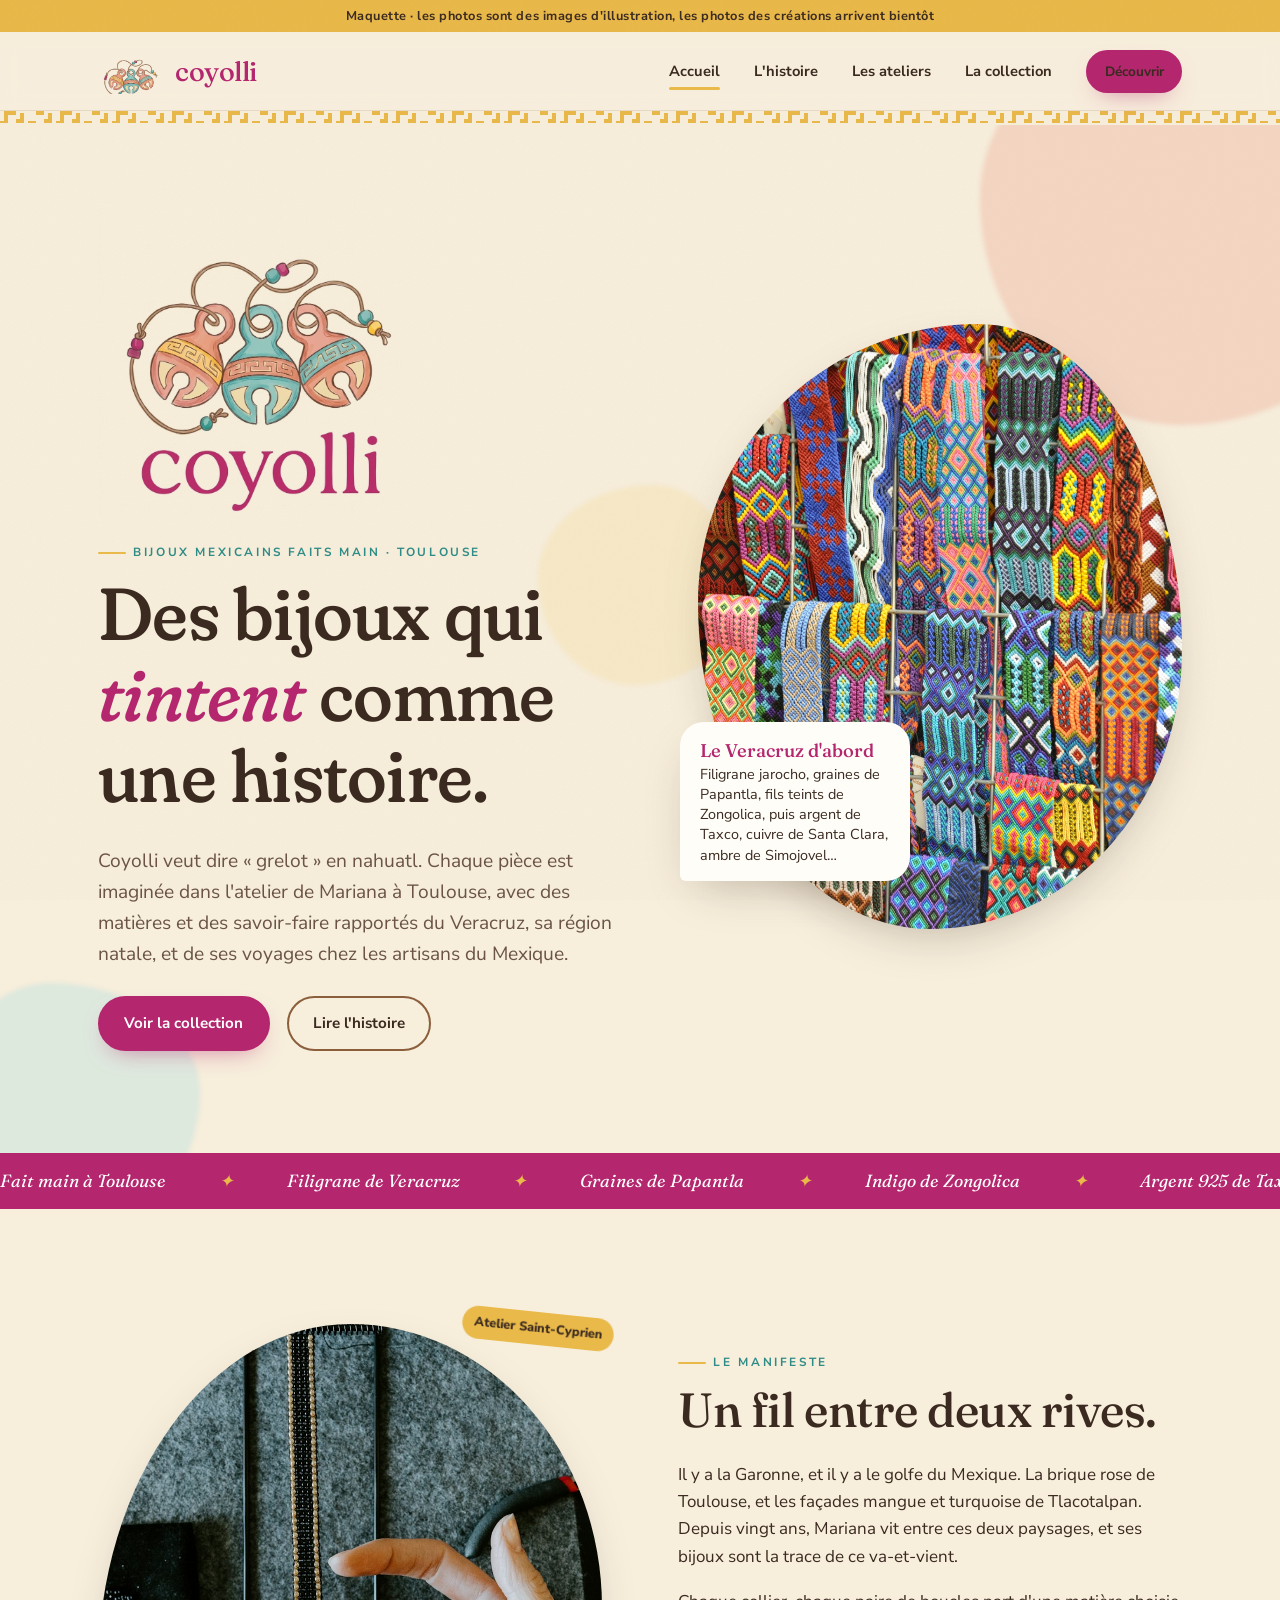
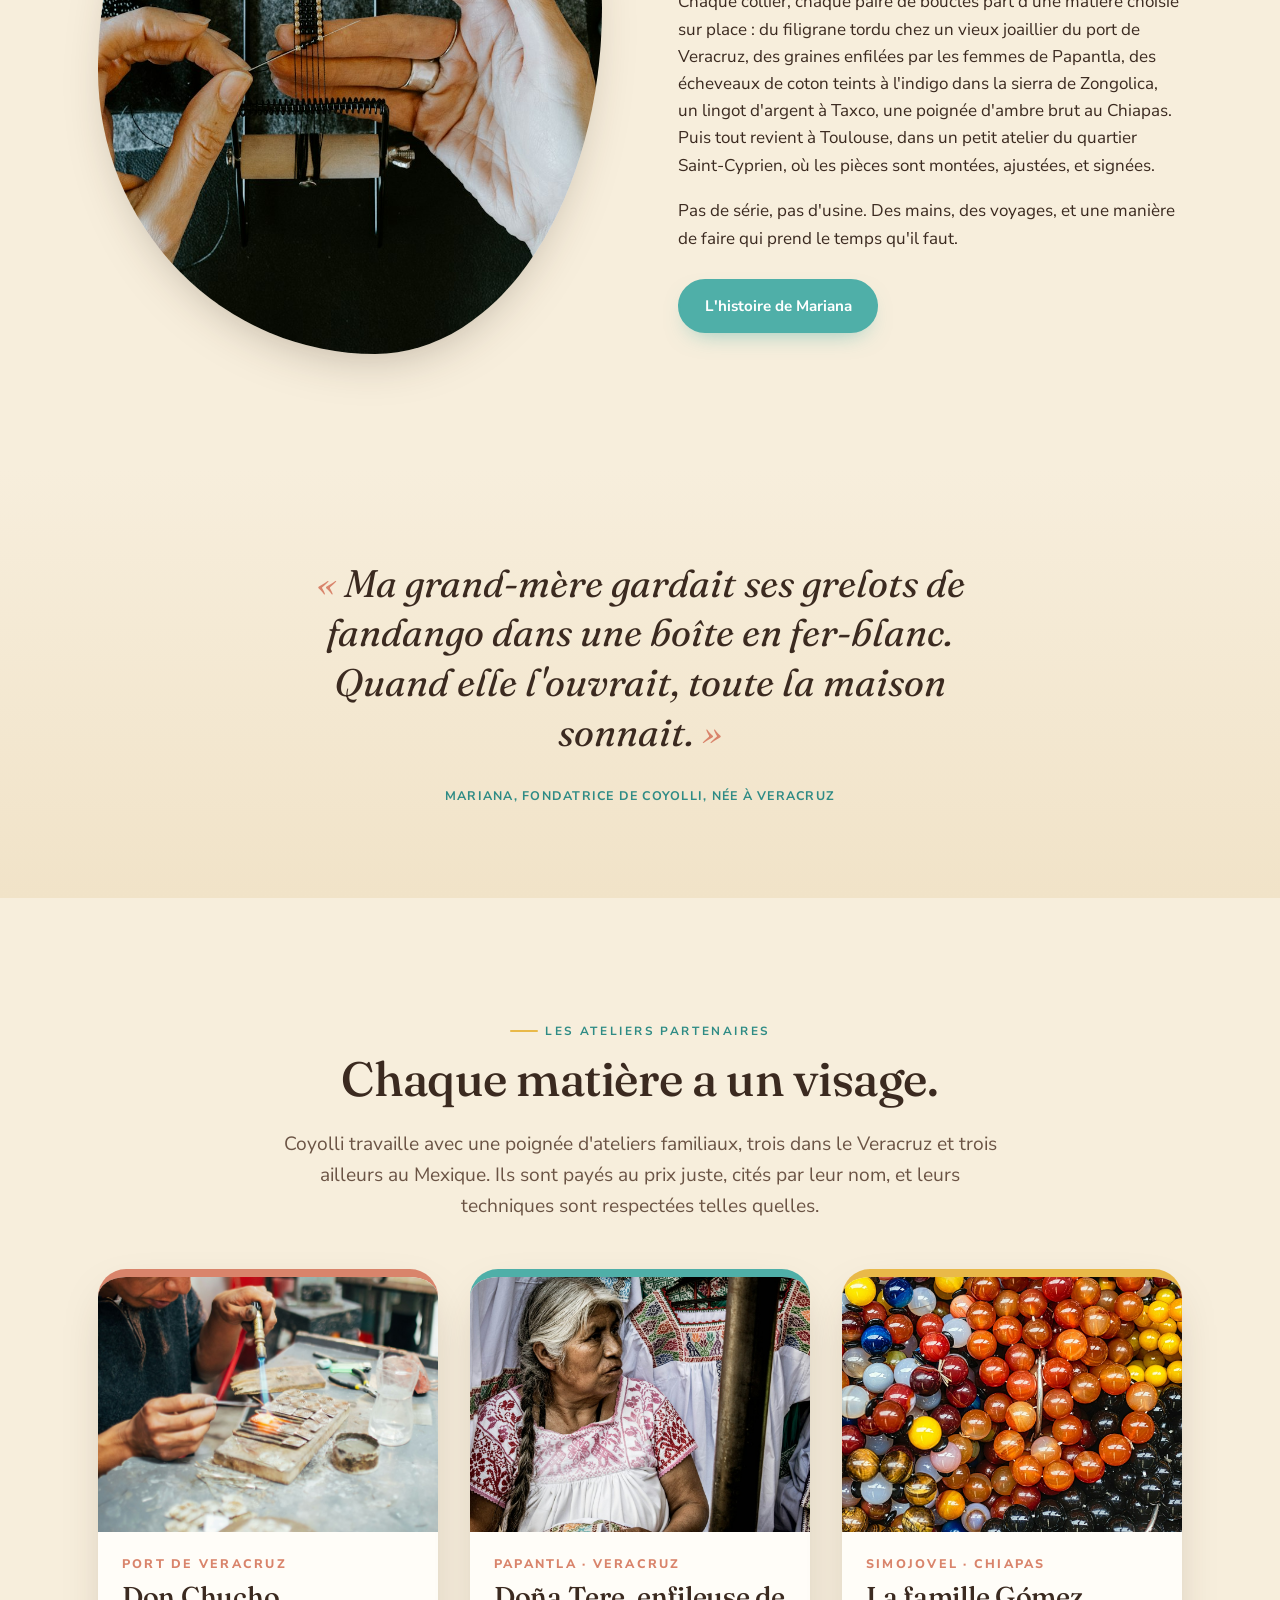
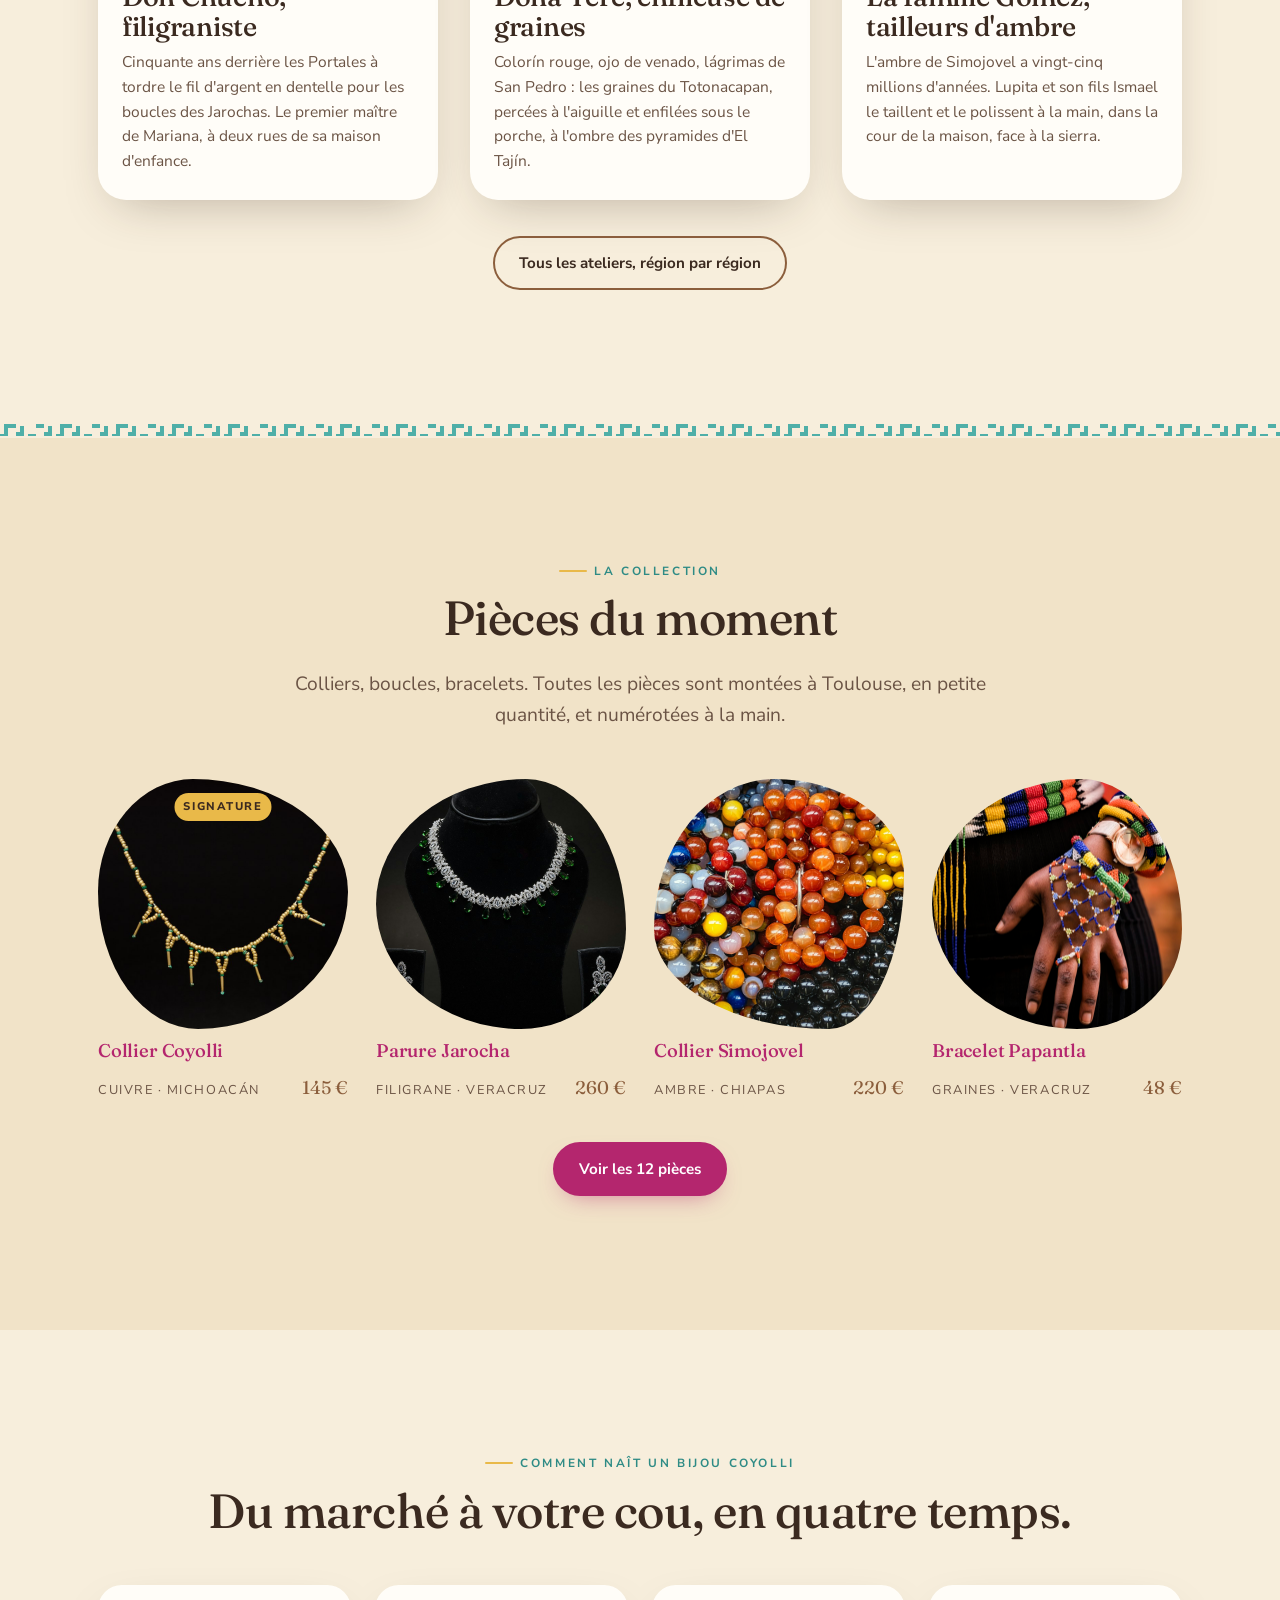
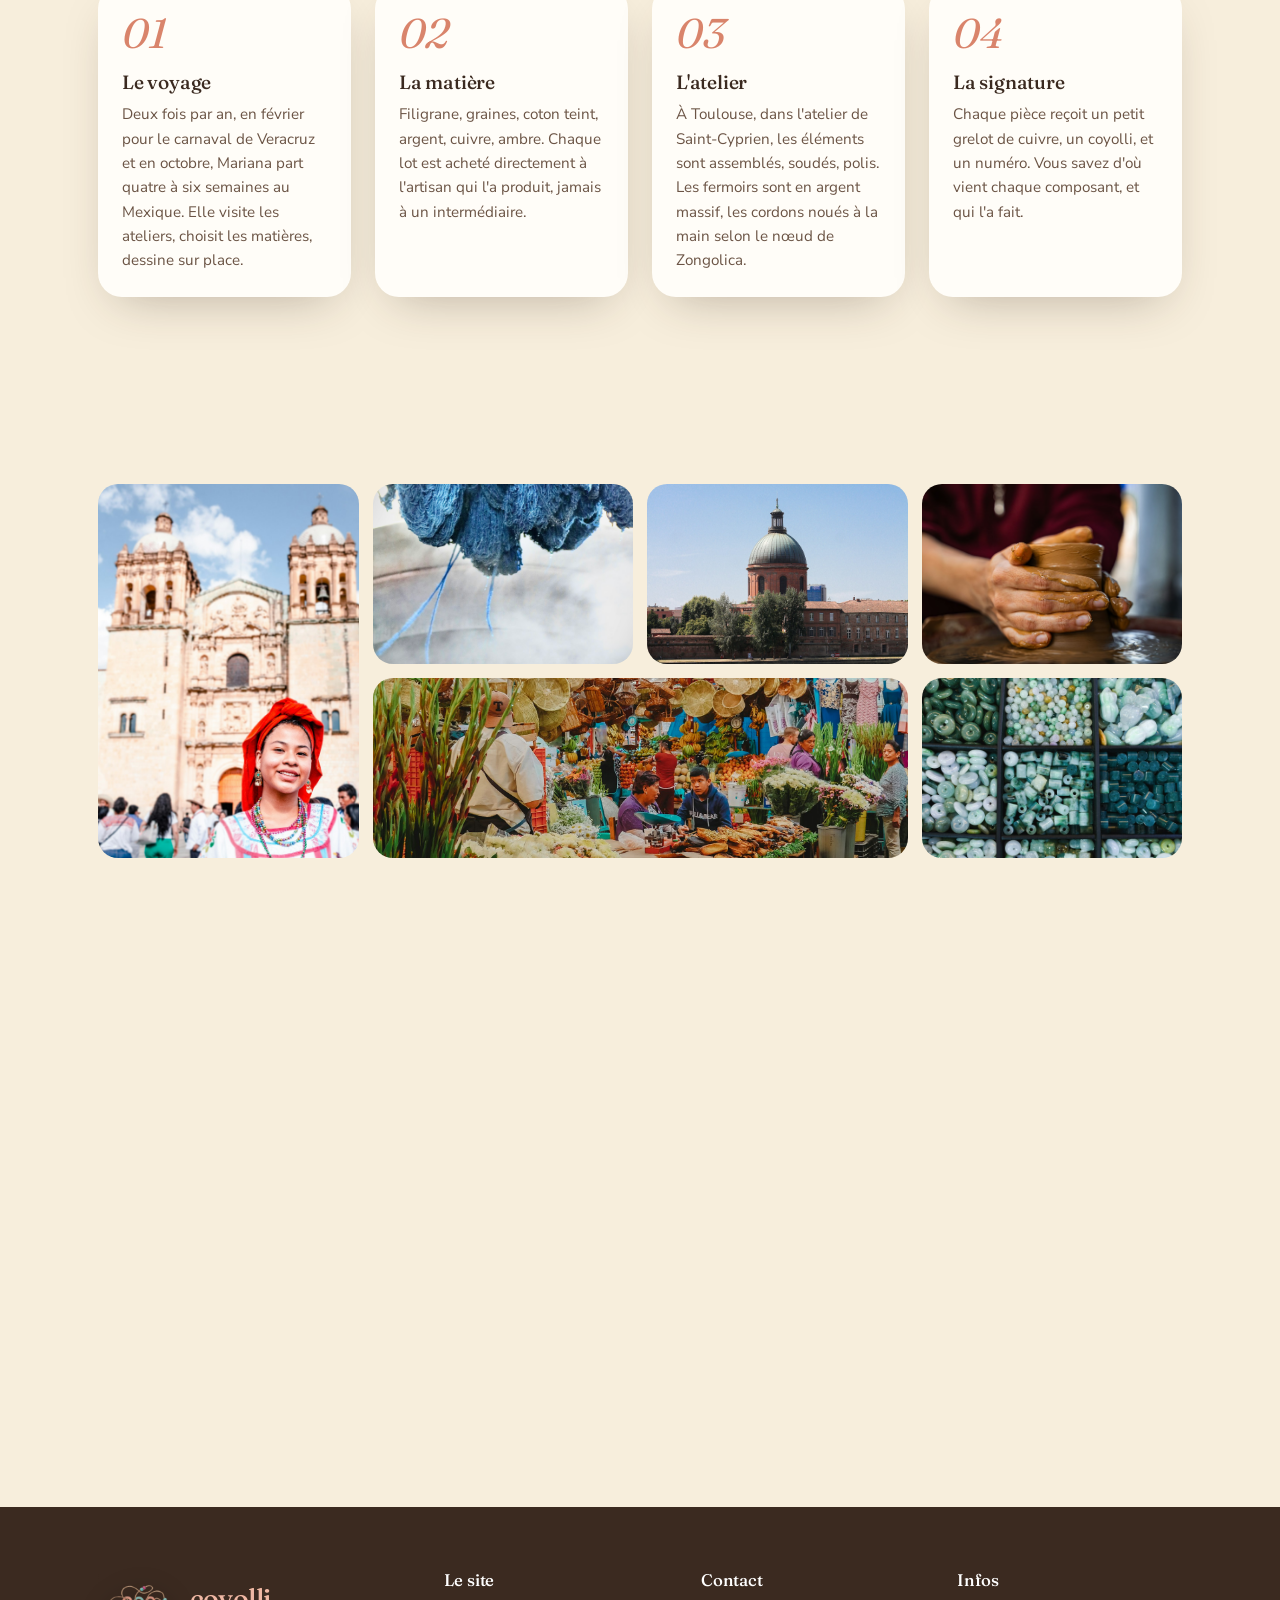
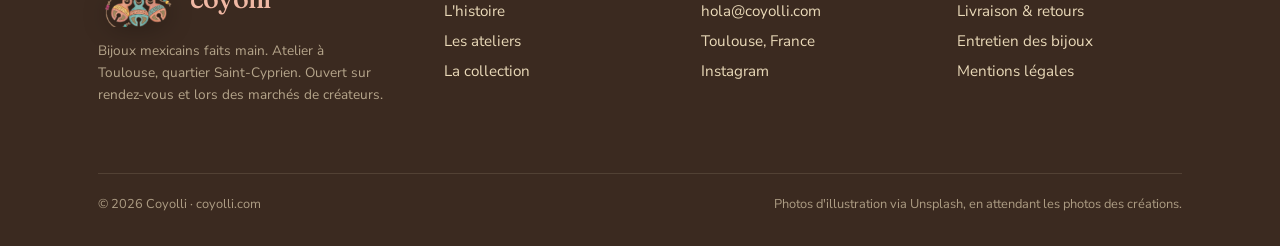
<file: index.html>
<!DOCTYPE html>
<html lang="fr">
<head>
<meta charset="utf-8">
<meta name="viewport" content="width=device-width, initial-scale=1">
<title>Coyolli · Bijoux mexicains faits main, de l'atelier de Mariana à Toulouse</title>
<meta name="description" content="Coyolli, ce sont des bijoux nés entre Toulouse et le Veracruz : filigrane jarocho, graines de Papantla, fils teints de Zongolica, argent de Taxco, ambre du Chiapas, assemblés à la main par Mariana dans son atelier de Saint-Cyprien.">
<meta property="og:title" content="Coyolli · Bijoux mexicains faits main">
<meta property="og:description" content="Des bijoux qui racontent une histoire, du port de Veracruz aux bords de la Garonne.">
<meta property="og:image" content="https://coyolli.com/assets/img/hero-textiles.jpg">
<meta property="og:url" content="https://coyolli.com/">
<link rel="canonical" href="https://coyolli.com/">
<link rel="icon" type="image/png" href="assets/favicon-64.png">
<link rel="apple-touch-icon" href="assets/favicon.png">
<link rel="preconnect" href="https://fonts.googleapis.com">
<link rel="preconnect" href="https://fonts.gstatic.com" crossorigin>
<link href="https://fonts.googleapis.com/css2?family=Fraunces:ital,opsz,wght,SOFT,WONK@0,9..144,300..700,0..100,0..1;1,9..144,300..700,0..100,0..1&family=Nunito+Sans:ital,opsz,wght@0,6..12,400;0,6..12,700;0,6..12,800;1,6..12,400&display=swap" rel="stylesheet">
<link rel="stylesheet" href="assets/css/style.css">
</head>
<body>

<div class="mock">Maquette · les photos sont des images d'illustration, les photos des créations arrivent bientôt</div>

<header class="header">
  <div class="wrap">
    <a class="brand" href="index.html" aria-label="Coyolli, accueil">
      <img src="assets/logo-mark.png" alt="">
      <span>coyolli</span>
    </a>
    <button class="burger" aria-label="Menu" aria-expanded="false"><span></span><span></span><span></span></button>
    <nav class="nav">
      <a href="index.html" aria-current="page">Accueil</a>
      <a href="histoire.html">L'histoire</a>
      <a href="ateliers.html">Les ateliers</a>
      <a href="collection.html">La collection</a>
      <a class="btn" href="collection.html">Découvrir</a>
    </nav>
  </div>
</header>
<div class="greca"></div>

<main>

<!-- ============ HERO ============ -->
<section class="hero">
  <div class="blob blob--1"></div>
  <div class="blob blob--2"></div>
  <div class="blob blob--3"></div>
  <div class="wrap">
    <div>
      <img class="hero__logo" src="assets/logo.png" alt="Coyolli, trois grelots de terre cuite et de turquoise reliés par un fil">
      <p class="eyebrow">Bijoux mexicains faits main · Toulouse</p>
      <h1>Des bijoux qui <em class="hl">tintent</em> comme une histoire.</h1>
      <p class="lead">Coyolli veut dire « grelot » en nahuatl. Chaque pièce est imaginée dans l'atelier de Mariana à Toulouse, avec des matières et des savoir-faire rapportés du Veracruz, sa région natale, et de ses voyages chez les artisans du Mexique.</p>
      <div class="hero__actions">
        <a class="btn" href="collection.html">Voir la collection</a>
        <a class="btn btn--ghost" href="histoire.html">Lire l'histoire</a>
      </div>
    </div>
    <div class="hero__visual">
      <img src="assets/img/hero-textiles.jpg" alt="Perles, fils et tissages colorés d'un marché mexicain">
      <div class="hero__badge">
        <strong>Le Veracruz d'abord</strong>
        Filigrane jarocho, graines de Papantla, fils teints de Zongolica, puis argent de Taxco, cuivre de Santa Clara, ambre de Simojovel…
      </div>
    </div>
  </div>
</section>

<div class="marquee" aria-hidden="true">
  <div class="marquee__track">
    <span>Fait main à Toulouse</span><span>Filigrane de Veracruz</span><span>Graines de Papantla</span><span>Indigo de Zongolica</span><span>Argent 925 de Taxco</span><span>Cuivre martelé du Michoacán</span><span>Ambre de Simojovel</span>
    <span>Fait main à Toulouse</span><span>Filigrane de Veracruz</span><span>Graines de Papantla</span><span>Indigo de Zongolica</span><span>Argent 925 de Taxco</span><span>Cuivre martelé du Michoacán</span><span>Ambre de Simojovel</span>
  </div>
</div>

<!-- ============ MANIFESTE ============ -->
<section class="section">
  <div class="wrap story reveal">
    <div class="story__media story__media--round">
      <img src="assets/img/hands-pliers.jpg" alt="Mains de bijoutière travaillant un fil d'argent à la pince">
      <span class="pin">Atelier Saint-Cyprien</span>
    </div>
    <div class="story__text">
      <p class="eyebrow">Le manifeste</p>
      <h2>Un fil entre deux rives.</h2>
      <p>Il y a la Garonne, et il y a le golfe du Mexique. La brique rose de Toulouse, et les façades mangue et turquoise de Tlacotalpan. Depuis vingt ans, Mariana vit entre ces deux paysages, et ses bijoux sont la trace de ce va-et-vient.</p>
      <p>Chaque collier, chaque paire de boucles part d'une matière choisie sur place : du filigrane tordu chez un vieux joaillier du port de Veracruz, des graines enfilées par les femmes de Papantla, des écheveaux de coton teints à l'indigo dans la sierra de Zongolica, un lingot d'argent à Taxco, une poignée d'ambre brut au Chiapas. Puis tout revient à Toulouse, dans un petit atelier du quartier Saint-Cyprien, où les pièces sont montées, ajustées, et signées.</p>
      <p>Pas de série, pas d'usine. Des mains, des voyages, et une manière de faire qui prend le temps qu'il faut.</p>
      <a class="btn btn--turq" href="histoire.html">L'histoire de Mariana</a>
    </div>
  </div>
</section>

<!-- ============ COYOLLI, LE MOT ============ -->
<section class="quote">
  <div class="wrap">
    <blockquote>Ma grand-mère gardait ses grelots de fandango dans une boîte en fer-blanc. Quand elle l'ouvrait, toute la maison sonnait.</blockquote>
    <cite>Mariana, fondatrice de Coyolli, née à Veracruz</cite>
  </div>
</section>

<!-- ============ ATELIERS ============ -->
<section class="section">
  <div class="wrap">
    <div class="center reveal">
      <p class="eyebrow" style="justify-content:center">Les ateliers partenaires</p>
      <h2>Chaque matière a un visage.</h2>
      <p class="lead">Coyolli travaille avec une poignée d'ateliers familiaux, trois dans le Veracruz et trois ailleurs au Mexique. Ils sont payés au prix juste, cités par leur nom, et leurs techniques sont respectées telles quelles.</p>
    </div>
    <div class="grid grid--3 reveal" style="margin-top:48px">
      <article class="card card--terra">
        <div class="card__img"><img src="assets/img/silversmith-torch.jpg" alt="Joaillier au chalumeau dans son atelier de Veracruz"></div>
        <div class="card__body">
          <span class="card__region">Port de Veracruz</span>
          <h3>Don Chucho, filigraniste</h3>
          <p>Cinquante ans derrière les Portales à tordre le fil d'argent en dentelle pour les boucles des Jarochas. Le premier maître de Mariana, à deux rues de sa maison d'enfance.</p>
        </div>
      </article>
      <article class="card card--turq">
        <div class="card__img"><img src="assets/img/woman-braids.jpg" alt="Artisane totonaque aux tresses grises, en blouse brodée"></div>
        <div class="card__body">
          <span class="card__region">Papantla · Veracruz</span>
          <h3>Doña Tere, enfileuse de graines</h3>
          <p>Colorín rouge, ojo de venado, lágrimas de San Pedro : les graines du Totonacapan, percées à l'aiguille et enfilées sous le porche, à l'ombre des pyramides d'El Tajín.</p>
        </div>
      </article>
      <article class="card card--mustard">
        <div class="card__img"><img src="assets/img/amber-beads.jpg" alt="Perles d'ambre aux tons miel et orangé"></div>
        <div class="card__body">
          <span class="card__region">Simojovel · Chiapas</span>
          <h3>La famille Gómez, tailleurs d'ambre</h3>
          <p>L'ambre de Simojovel a vingt-cinq millions d'années. Lupita et son fils Ismael le taillent et le polissent à la main, dans la cour de la maison, face à la sierra.</p>
        </div>
      </article>
    </div>
    <p class="center" style="margin-top:36px"><a class="btn btn--ghost" href="ateliers.html">Tous les ateliers, région par région</a></p>
  </div>
</section>

<div class="greca greca--turq"></div>

<!-- ============ COLLECTION (aperçu) ============ -->
<section class="section" style="background:var(--cream-2)">
  <div class="wrap">
    <div class="center reveal">
      <p class="eyebrow" style="justify-content:center">La collection</p>
      <h2>Pièces du moment</h2>
      <p class="lead">Colliers, boucles, bracelets. Toutes les pièces sont montées à Toulouse, en petite quantité, et numérotées à la main.</p>
    </div>
    <div class="products reveal" style="margin-top:48px">
      <a class="product" href="collection.html#coyolli">
        <div class="product__img"><img src="assets/img/p-necklace-gold.jpg" alt="Collier Coyolli"><span class="product__tag product__tag--new">Signature</span></div>
        <h3>Collier Coyolli</h3>
        <div class="product__meta"><span class="product__origin">Cuivre · Michoacán</span><span class="product__price">145 €</span></div>
      </a>
      <a class="product" href="collection.html#jarocha">
        <div class="product__img"><img src="assets/img/p-set.jpg" alt="Parure Jarocha"></div>
        <h3>Parure Jarocha</h3>
        <div class="product__meta"><span class="product__origin">Filigrane · Veracruz</span><span class="product__price">260 €</span></div>
      </a>
      <a class="product" href="collection.html#simojovel">
        <div class="product__img"><img src="assets/img/amber-beads.jpg" alt="Collier Simojovel"></div>
        <h3>Collier Simojovel</h3>
        <div class="product__meta"><span class="product__origin">Ambre · Chiapas</span><span class="product__price">220 €</span></div>
      </a>
      <a class="product" href="collection.html#papantla">
        <div class="product__img"><img src="assets/img/p-bracelet-beads.jpg" alt="Bracelet Papantla"></div>
        <h3>Bracelet Papantla</h3>
        <div class="product__meta"><span class="product__origin">Graines · Veracruz</span><span class="product__price">48 €</span></div>
      </a>
    </div>
    <p class="center" style="margin-top:40px"><a class="btn" href="collection.html">Voir les 12 pièces</a></p>
  </div>
</section>

<!-- ============ PROCESSUS ============ -->
<section class="section">
  <div class="wrap">
    <div class="center reveal">
      <p class="eyebrow" style="justify-content:center">Comment naît un bijou Coyolli</p>
      <h2>Du marché à votre cou, en quatre temps.</h2>
    </div>
    <div class="steps reveal" style="margin-top:48px">
      <div class="step"><h3>Le voyage</h3><p>Deux fois par an, en février pour le carnaval de Veracruz et en octobre, Mariana part quatre à six semaines au Mexique. Elle visite les ateliers, choisit les matières, dessine sur place.</p></div>
      <div class="step"><h3>La matière</h3><p>Filigrane, graines, coton teint, argent, cuivre, ambre. Chaque lot est acheté directement à l'artisan qui l'a produit, jamais à un intermédiaire.</p></div>
      <div class="step"><h3>L'atelier</h3><p>À Toulouse, dans l'atelier de Saint-Cyprien, les éléments sont assemblés, soudés, polis. Les fermoirs sont en argent massif, les cordons noués à la main selon le nœud de Zongolica.</p></div>
      <div class="step"><h3>La signature</h3><p>Chaque pièce reçoit un petit grelot de cuivre, un coyolli, et un numéro. Vous savez d'où vient chaque composant, et qui l'a fait.</p></div>
    </div>
  </div>
</section>

<!-- ============ MOSAÏQUE ============ -->
<section class="section--tight">
  <div class="wrap">
    <div class="mosaic reveal">
      <img class="tall" src="assets/img/oaxaca-church.jpg" alt="Jeune femme en tenue de fête devant une église baroque">
      <img src="assets/img/indigo-dye.jpg" alt="Écheveaux de laine trempés dans un bain d'indigo">
      <img src="assets/img/toulouse-grave.jpg" alt="Le dôme de la Grave à Toulouse, vu depuis la Garonne">
      <img class="wide" src="assets/img/market-oaxaca.jpg" alt="Marché de fleurs et d'artisanat">
      <img src="assets/img/potter-hands.jpg" alt="Mains façonnant la terre">
      <img src="assets/img/jade-beads.jpg" alt="Perles de jade vert">
    </div>
  </div>
</section>

<!-- ============ NEWSLETTER ============ -->
<section class="section">
  <div class="wrap">
    <div class="cta reveal">
      <div>
        <h2>Recevoir des nouvelles de l'atelier</h2>
        <p>Les prochains marchés, les retours de voyage, les nouvelles pièces avant tout le monde. Une lettre par mois, pas plus.</p>
      </div>
      <form data-mock>
        <label for="email" class="visually-hidden" style="position:absolute;left:-9999px">Votre e-mail</label>
        <input id="email" type="email" placeholder="votre@email.fr" required>
        <button class="btn" type="submit">Je m'inscris</button>
      </form>
    </div>
  </div>
</section>

</main>

<footer class="footer">
  <div class="wrap">
    <div>
      <a class="brand" href="index.html"><img src="assets/logo-mark.png" alt=""><span>coyolli</span></a>
      <p class="footer__note">Bijoux mexicains faits main. Atelier à Toulouse, quartier Saint-Cyprien. Ouvert sur rendez-vous et lors des marchés de créateurs.</p>
    </div>
    <div>
      <h4>Le site</h4>
      <ul>
        <li><a href="histoire.html">L'histoire</a></li>
        <li><a href="ateliers.html">Les ateliers</a></li>
        <li><a href="collection.html">La collection</a></li>
      </ul>
    </div>
    <div>
      <h4>Contact</h4>
      <ul>
        <li><a href="mailto:hola@coyolli.com">hola@coyolli.com</a></li>
        <li>Toulouse, France</li>
        <li><a href="#">Instagram</a></li>
      </ul>
    </div>
    <div>
      <h4>Infos</h4>
      <ul>
        <li><a href="#">Livraison &amp; retours</a></li>
        <li><a href="#">Entretien des bijoux</a></li>
        <li><a href="#">Mentions légales</a></li>
      </ul>
    </div>
    <div class="footer__bottom">
      <span>© 2026 Coyolli · coyolli.com</span>
      <span>Photos d'illustration via Unsplash, en attendant les photos des créations.</span>
    </div>
  </div>
</footer>

<script src="assets/js/main.js"></script>
</body>
</html>
</file>
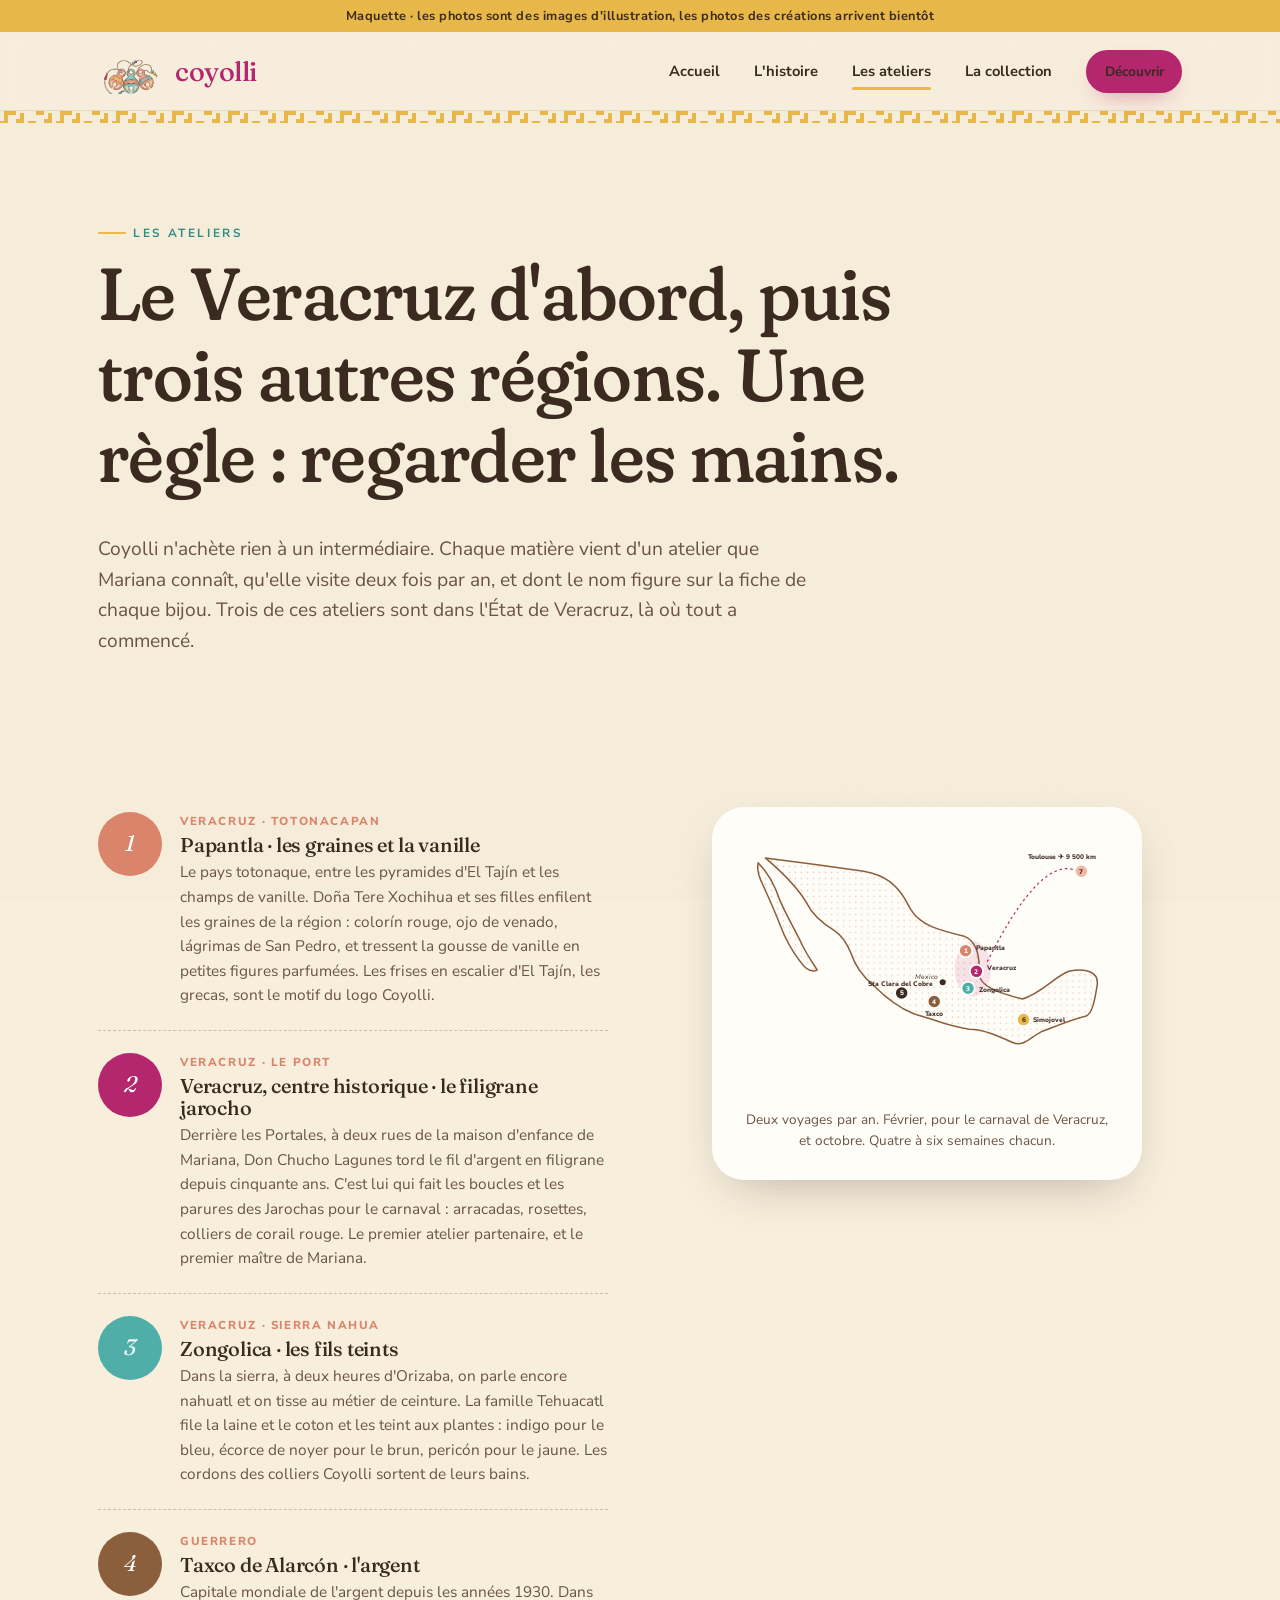
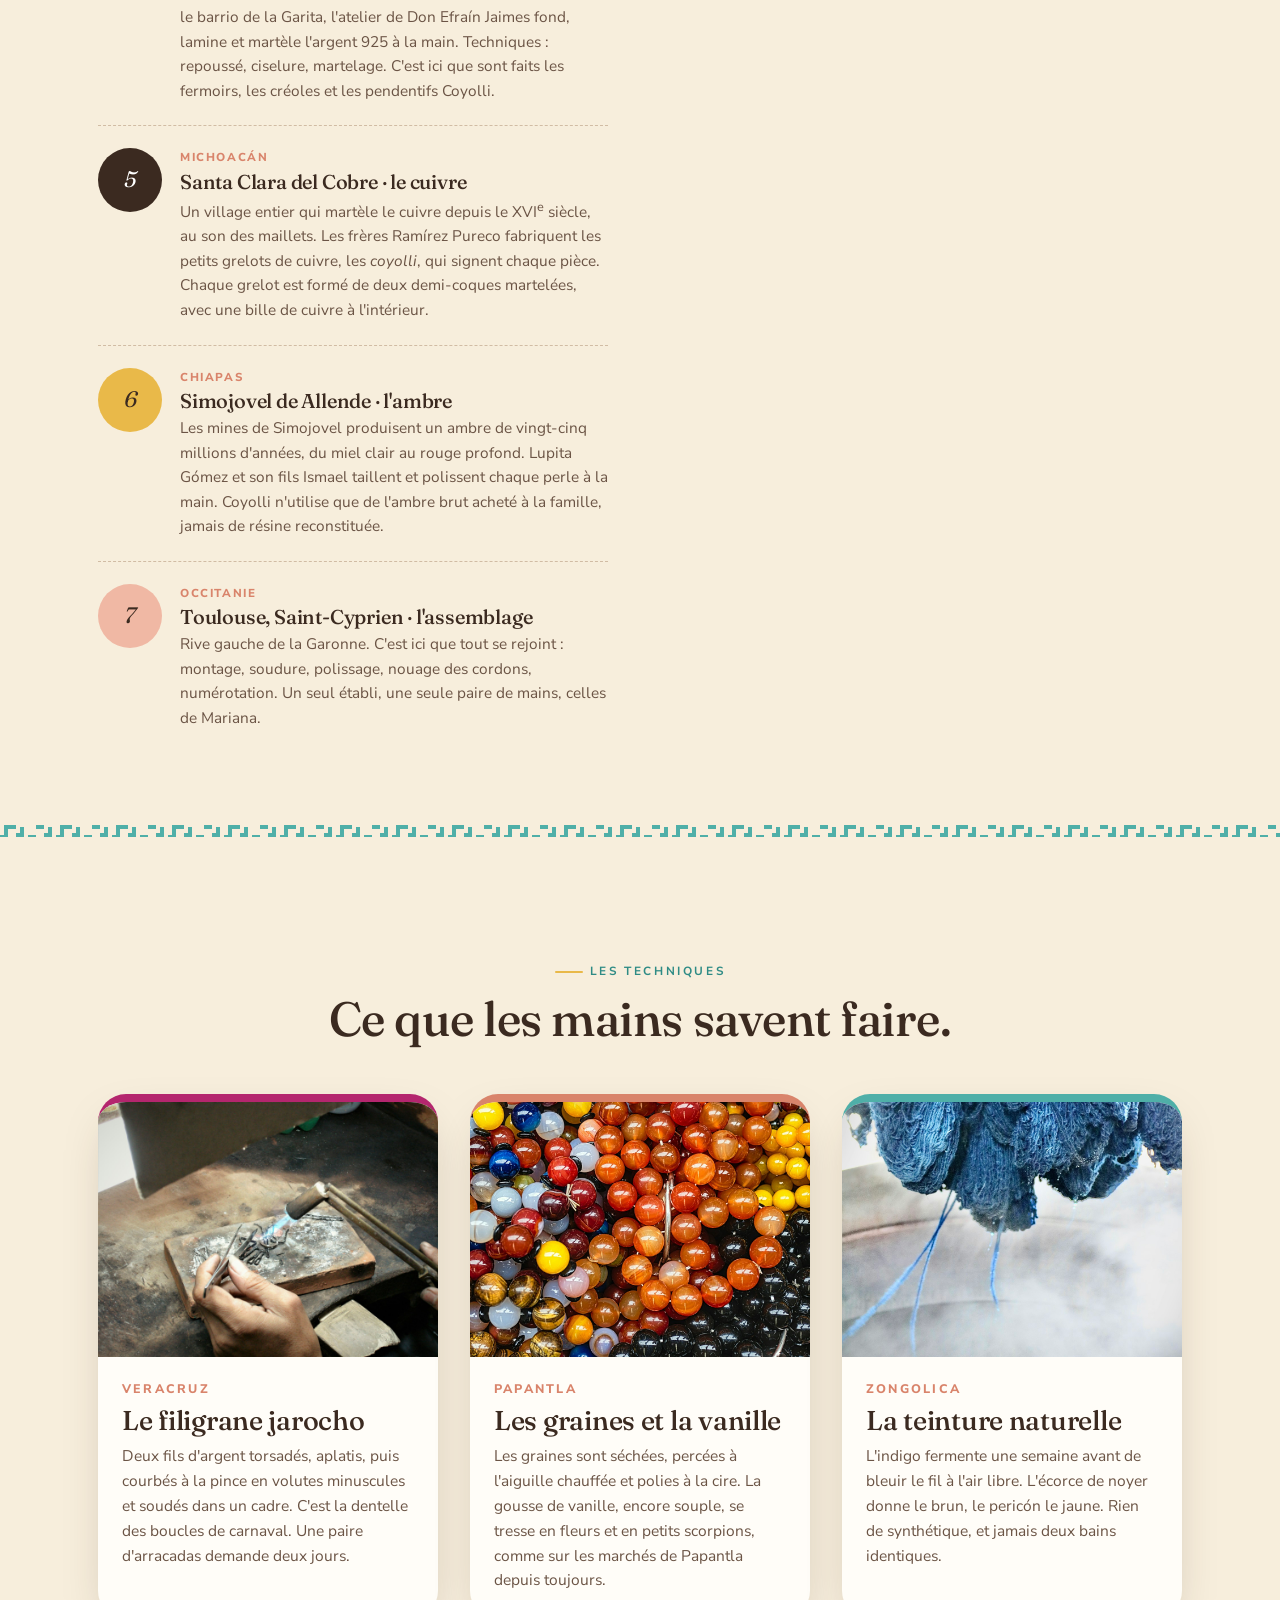
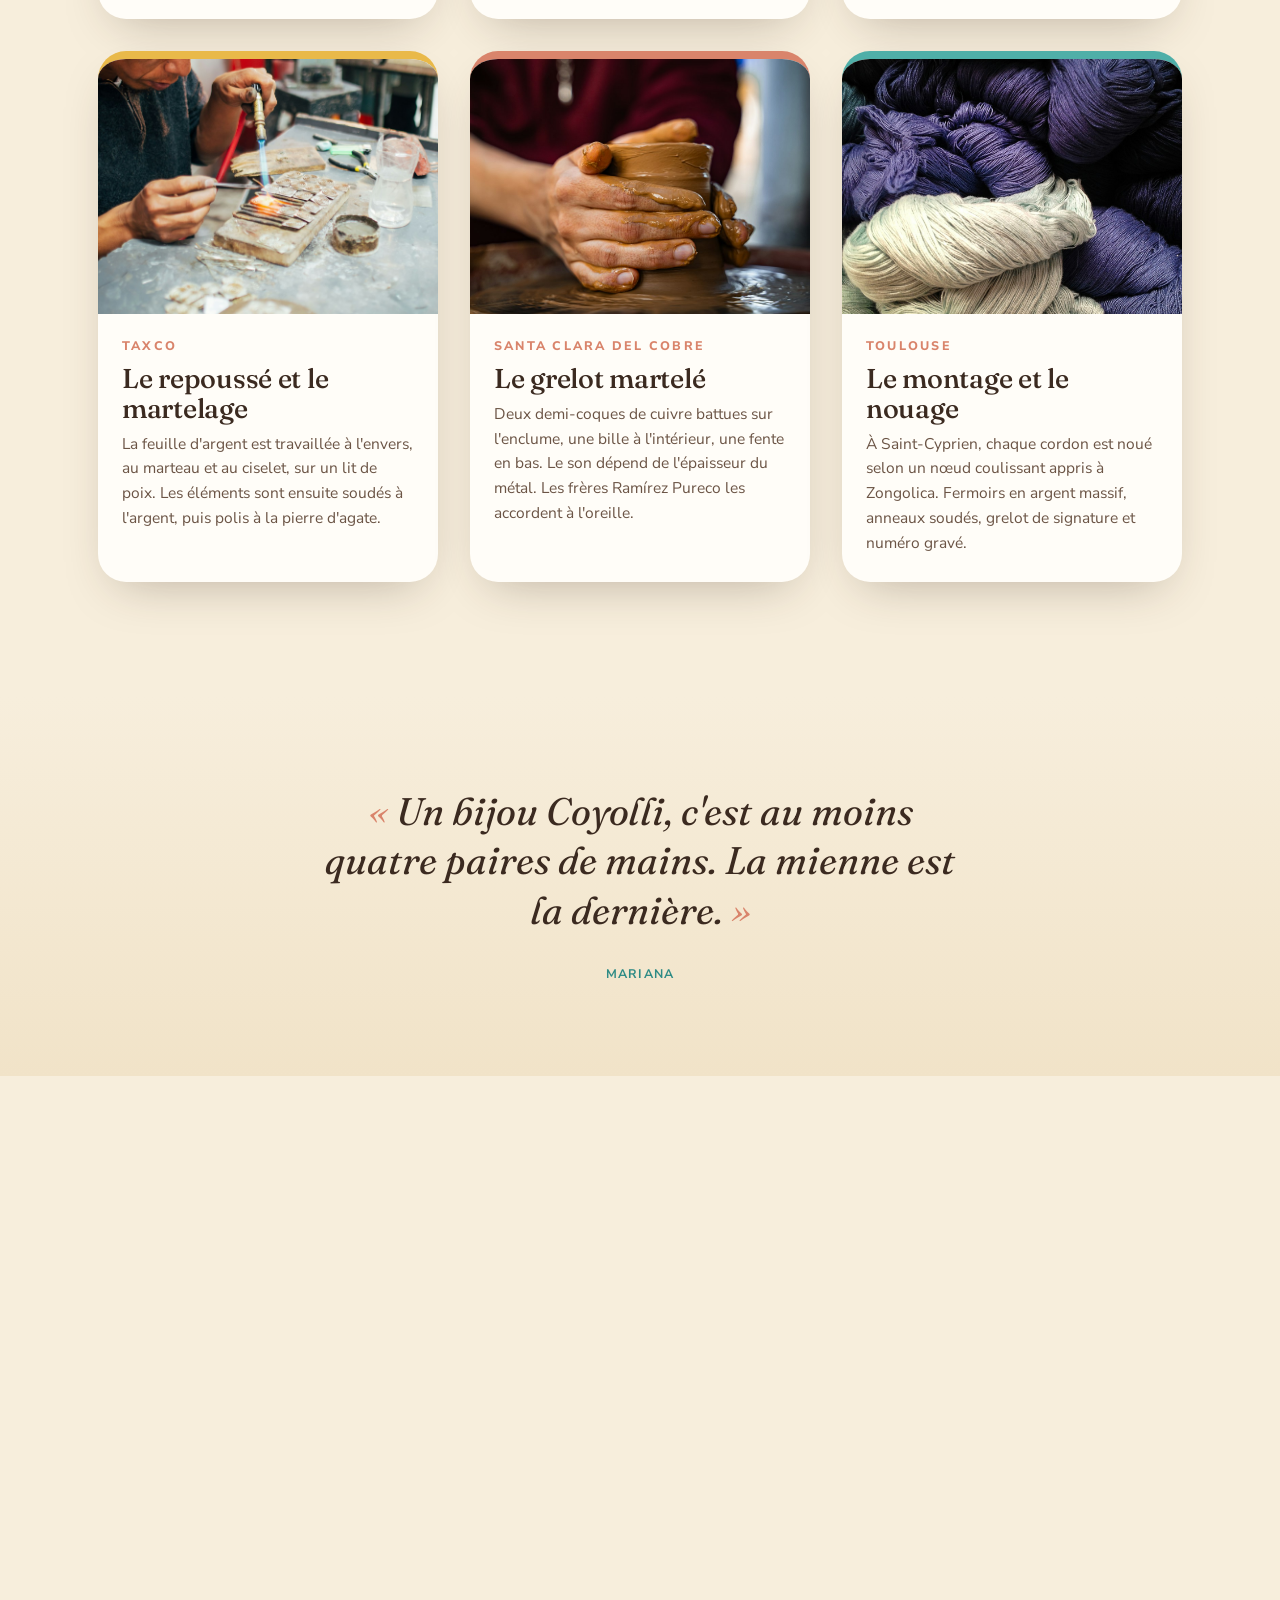
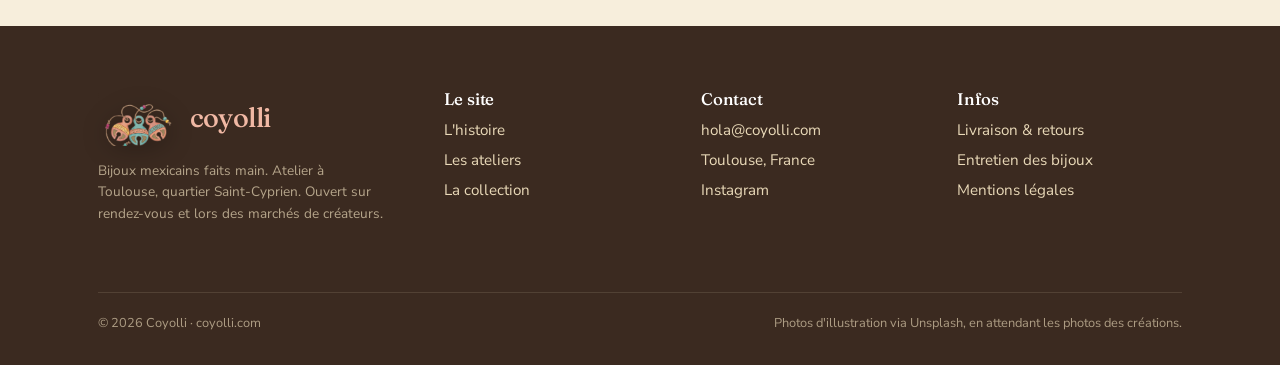
<file: ateliers.html>
<!DOCTYPE html>
<html lang="fr">
<head>
<meta charset="utf-8">
<meta name="viewport" content="width=device-width, initial-scale=1">
<title>Les ateliers partenaires · Coyolli</title>
<meta name="description" content="Veracruz, Papantla, Zongolica, Taxco, Santa Clara del Cobre, Simojovel : les ateliers mexicains avec lesquels Coyolli travaille, et leurs techniques.">
<link rel="canonical" href="https://coyolli.com/ateliers.html">
<link rel="icon" type="image/png" href="assets/favicon-64.png">
<link rel="preconnect" href="https://fonts.googleapis.com">
<link rel="preconnect" href="https://fonts.gstatic.com" crossorigin>
<link href="https://fonts.googleapis.com/css2?family=Fraunces:ital,opsz,wght,SOFT,WONK@0,9..144,300..700,0..100,0..1;1,9..144,300..700,0..100,0..1&family=Nunito+Sans:ital,opsz,wght@0,6..12,400;0,6..12,700;0,6..12,800;1,6..12,400&display=swap" rel="stylesheet">
<link rel="stylesheet" href="assets/css/style.css">
</head>
<body>

<div class="mock">Maquette · les photos sont des images d'illustration, les photos des créations arrivent bientôt</div>

<header class="header">
  <div class="wrap">
    <a class="brand" href="index.html" aria-label="Coyolli, accueil"><img src="assets/logo-mark.png" alt=""><span>coyolli</span></a>
    <button class="burger" aria-label="Menu" aria-expanded="false"><span></span><span></span><span></span></button>
    <nav class="nav">
      <a href="index.html">Accueil</a>
      <a href="histoire.html">L'histoire</a>
      <a href="ateliers.html" aria-current="page">Les ateliers</a>
      <a href="collection.html">La collection</a>
      <a class="btn" href="collection.html">Découvrir</a>
    </nav>
  </div>
</header>
<div class="greca"></div>

<main>

<section class="pagehead">
  <div class="wrap">
    <p class="eyebrow">Les ateliers</p>
    <h1>Le Veracruz d'abord, puis trois autres régions. Une règle : regarder les mains.</h1>
    <p class="lead">Coyolli n'achète rien à un intermédiaire. Chaque matière vient d'un atelier que Mariana connaît, qu'elle visite deux fois par an, et dont le nom figure sur la fiche de chaque bijou. Trois de ces ateliers sont dans l'État de Veracruz, là où tout a commencé.</p>
  </div>
</section>

<section class="section--tight">
  <div class="wrap regions">
    <div>
      <div class="region reveal">
        <div class="region__dot" style="background:var(--terra)">1</div>
        <div>
          <small>Veracruz · Totonacapan</small>
          <h3>Papantla · les graines et la vanille</h3>
          <p>Le pays totonaque, entre les pyramides d'El Tajín et les champs de vanille. Doña Tere Xochihua et ses filles enfilent les graines de la région : colorín rouge, ojo de venado, lágrimas de San Pedro, et tressent la gousse de vanille en petites figures parfumées. Les frises en escalier d'El Tajín, les grecas, sont le motif du logo Coyolli.</p>
        </div>
      </div>
      <div class="region reveal">
        <div class="region__dot" style="background:var(--magenta)">2</div>
        <div>
          <small>Veracruz · le port</small>
          <h3>Veracruz, centre historique · le filigrane jarocho</h3>
          <p>Derrière les Portales, à deux rues de la maison d'enfance de Mariana, Don Chucho Lagunes tord le fil d'argent en filigrane depuis cinquante ans. C'est lui qui fait les boucles et les parures des Jarochas pour le carnaval : arracadas, rosettes, colliers de corail rouge. Le premier atelier partenaire, et le premier maître de Mariana.</p>
        </div>
      </div>
      <div class="region reveal">
        <div class="region__dot" style="background:var(--turq)">3</div>
        <div>
          <small>Veracruz · Sierra nahua</small>
          <h3>Zongolica · les fils teints</h3>
          <p>Dans la sierra, à deux heures d'Orizaba, on parle encore nahuatl et on tisse au métier de ceinture. La famille Tehuacatl file la laine et le coton et les teint aux plantes : indigo pour le bleu, écorce de noyer pour le brun, pericón pour le jaune. Les cordons des colliers Coyolli sortent de leurs bains.</p>
        </div>
      </div>
      <div class="region reveal">
        <div class="region__dot" style="background:var(--brown)">4</div>
        <div>
          <small>Guerrero</small>
          <h3>Taxco de Alarcón · l'argent</h3>
          <p>Capitale mondiale de l'argent depuis les années 1930. Dans le barrio de la Garita, l'atelier de Don Efraín Jaimes fond, lamine et martèle l'argent 925 à la main. Techniques : repoussé, ciselure, martelage. C'est ici que sont faits les fermoirs, les créoles et les pendentifs Coyolli.</p>
        </div>
      </div>
      <div class="region reveal">
        <div class="region__dot" style="background:var(--ink)">5</div>
        <div>
          <small>Michoacán</small>
          <h3>Santa Clara del Cobre · le cuivre</h3>
          <p>Un village entier qui martèle le cuivre depuis le XVI<sup>e</sup> siècle, au son des maillets. Les frères Ramírez Pureco fabriquent les petits grelots de cuivre, les <em>coyolli</em>, qui signent chaque pièce. Chaque grelot est formé de deux demi-coques martelées, avec une bille de cuivre à l'intérieur.</p>
        </div>
      </div>
      <div class="region reveal">
        <div class="region__dot" style="background:var(--mustard);color:var(--ink)">6</div>
        <div>
          <small>Chiapas</small>
          <h3>Simojovel de Allende · l'ambre</h3>
          <p>Les mines de Simojovel produisent un ambre de vingt-cinq millions d'années, du miel clair au rouge profond. Lupita Gómez et son fils Ismael taillent et polissent chaque perle à la main. Coyolli n'utilise que de l'ambre brut acheté à la famille, jamais de résine reconstituée.</p>
        </div>
      </div>
      <div class="region reveal">
        <div class="region__dot" style="background:var(--terra-soft);color:var(--ink)">7</div>
        <div>
          <small>Occitanie</small>
          <h3>Toulouse, Saint-Cyprien · l'assemblage</h3>
          <p>Rive gauche de la Garonne. C'est ici que tout se rejoint : montage, soudure, polissage, nouage des cordons, numérotation. Un seul établi, une seule paire de mains, celles de Mariana.</p>
        </div>
      </div>
    </div>

    <figure class="mapcard reveal">
      <svg viewBox="0 0 620 420" role="img" aria-label="Carte stylisée du Mexique avec les régions des ateliers">
        <defs>
          <pattern id="dots" width="10" height="10" patternUnits="userSpaceOnUse"><circle cx="2" cy="2" r="1.2" fill="#D9846B" opacity=".45"/></pattern>
        </defs>
        <!-- silhouette stylisée -->
        <path d="M42 38 C90 44 150 52 205 60 C240 66 262 82 280 118 C296 150 330 158 372 168 C392 176 398 200 396 230 C398 252 430 262 468 272 C500 262 520 236 545 226 C572 220 596 226 592 250 C588 274 584 296 574 300 C548 306 522 318 500 326 C480 336 470 352 452 344 C430 334 404 322 380 322 C350 318 322 306 300 300 C268 292 240 268 222 250 C200 232 190 214 184 196 C176 176 168 166 156 158 C136 146 120 132 110 112 C96 88 70 62 42 38 Z" fill="url(#dots)" stroke="#8B5E3C" stroke-width="2.5" stroke-linejoin="round"/>
        <!-- Basse-Californie -->
        <path d="M30 46 C46 62 58 84 66 108 C76 132 92 158 104 184 C112 200 122 214 128 224 C118 228 108 222 100 210 C86 192 74 170 66 148 C56 122 44 96 34 74 C30 64 28 54 30 46 Z" fill="url(#dots)" stroke="#8B5E3C" stroke-width="2.5" stroke-linejoin="round"/>
        <!-- halo Veracruz -->
        <ellipse cx="386" cy="222" rx="30" ry="46" fill="#B4266E" opacity=".12"/>
        <!-- points -->
        <g font-family="Nunito Sans, sans-serif" font-size="11" font-weight="800" fill="#3B2A20">
          <circle cx="374" cy="192" r="11" fill="#D9846B" stroke="#FFFDF8" stroke-width="3"/><text x="374" y="196" text-anchor="middle" fill="#fff">1</text><text x="392" y="190">Papantla</text>
          <circle cx="392" cy="226" r="11" fill="#B4266E" stroke="#FFFDF8" stroke-width="3"/><text x="392" y="230" text-anchor="middle" fill="#fff">2</text><text x="410" y="224">Veracruz</text>
          <circle cx="378" cy="254" r="11" fill="#4FAFA8" stroke="#FFFDF8" stroke-width="3"/><text x="378" y="258" text-anchor="middle" fill="#fff">3</text><text x="396" y="260">Zongolica</text>
          <circle cx="322" cy="276" r="11" fill="#8B5E3C" stroke="#FFFDF8" stroke-width="3"/><text x="322" y="280" text-anchor="middle" fill="#fff">4</text><text x="322" y="300" text-anchor="middle">Taxco</text>
          <circle cx="268" cy="262" r="11" fill="#3B2A20" stroke="#FFFDF8" stroke-width="3"/><text x="268" y="266" text-anchor="middle" fill="#fff">5</text><text x="212" y="250">Sta Clara del Cobre</text>
          <circle cx="470" cy="306" r="11" fill="#E9B949" stroke="#FFFDF8" stroke-width="3"/><text x="470" y="310" text-anchor="middle">6</text><text x="486" y="310">Simojovel</text>
          <circle cx="336" cy="244" r="5" fill="#3B2A20"/><text x="290" y="238" font-weight="400" font-style="italic">Mexico</text>
        </g>
        <!-- Toulouse, hors carte -->
        <g font-family="Nunito Sans, sans-serif" font-size="11" font-weight="800" fill="#3B2A20">
          <path d="M560 60 C520 40 470 90 410 210" fill="none" stroke="#B4266E" stroke-width="2" stroke-dasharray="4 5"/>
          <circle cx="566" cy="60" r="11" fill="#F0B8A4" stroke="#FFFDF8" stroke-width="3"/><text x="566" y="64" text-anchor="middle">7</text><text x="590" y="40" text-anchor="end">Toulouse ✈ 9 500 km</text>
        </g>
      </svg>
      <figcaption>Deux voyages par an. Février, pour le carnaval de Veracruz, et octobre. Quatre à six semaines chacun.</figcaption>
    </figure>
  </div>
</section>

<div class="greca greca--turq"></div>

<section class="section">
  <div class="wrap">
    <div class="center reveal">
      <p class="eyebrow" style="justify-content:center">Les techniques</p>
      <h2>Ce que les mains savent faire.</h2>
    </div>
    <div class="grid grid--3 reveal" style="margin-top:48px">
      <article class="card card--magenta">
        <div class="card__img"><img src="assets/img/hands-solder.jpg" alt="Soudure d'argent au chalumeau sur un établi"></div>
        <div class="card__body"><span class="card__region">Veracruz</span><h3>Le filigrane jarocho</h3><p>Deux fils d'argent torsadés, aplatis, puis courbés à la pince en volutes minuscules et soudés dans un cadre. C'est la dentelle des boucles de carnaval. Une paire d'arracadas demande deux jours.</p></div>
      </article>
      <article class="card card--terra">
        <div class="card__img"><img src="assets/img/amber-beads.jpg" alt="Perles rondes aux couleurs chaudes"></div>
        <div class="card__body"><span class="card__region">Papantla</span><h3>Les graines et la vanille</h3><p>Les graines sont séchées, percées à l'aiguille chauffée et polies à la cire. La gousse de vanille, encore souple, se tresse en fleurs et en petits scorpions, comme sur les marchés de Papantla depuis toujours.</p></div>
      </article>
      <article class="card card--turq">
        <div class="card__img"><img src="assets/img/indigo-dye.jpg" alt="Écheveaux de laine trempés dans un bain d'indigo"></div>
        <div class="card__body"><span class="card__region">Zongolica</span><h3>La teinture naturelle</h3><p>L'indigo fermente une semaine avant de bleuir le fil à l'air libre. L'écorce de noyer donne le brun, le pericón le jaune. Rien de synthétique, et jamais deux bains identiques.</p></div>
      </article>
      <article class="card card--mustard">
        <div class="card__img"><img src="assets/img/silversmith-torch.jpg" alt="Orfèvre au chalumeau"></div>
        <div class="card__body"><span class="card__region">Taxco</span><h3>Le repoussé et le martelage</h3><p>La feuille d'argent est travaillée à l'envers, au marteau et au ciselet, sur un lit de poix. Les éléments sont ensuite soudés à l'argent, puis polis à la pierre d'agate.</p></div>
      </article>
      <article class="card card--terra">
        <div class="card__img"><img src="assets/img/potter-hands.jpg" alt="Mains façonnant une pièce"></div>
        <div class="card__body"><span class="card__region">Santa Clara del Cobre</span><h3>Le grelot martelé</h3><p>Deux demi-coques de cuivre battues sur l'enclume, une bille à l'intérieur, une fente en bas. Le son dépend de l'épaisseur du métal. Les frères Ramírez Pureco les accordent à l'oreille.</p></div>
      </article>
      <article class="card card--turq">
        <div class="card__img"><img src="assets/img/yarn.jpg" alt="Écheveaux de fil teint"></div>
        <div class="card__body"><span class="card__region">Toulouse</span><h3>Le montage et le nouage</h3><p>À Saint-Cyprien, chaque cordon est noué selon un nœud coulissant appris à Zongolica. Fermoirs en argent massif, anneaux soudés, grelot de signature et numéro gravé.</p></div>
      </article>
    </div>
  </div>
</section>

<section class="quote">
  <div class="wrap">
    <blockquote>Un bijou Coyolli, c'est au moins quatre paires de mains. La mienne est la dernière.</blockquote>
    <cite>Mariana</cite>
  </div>
</section>

<section class="section">
  <div class="wrap">
    <div class="cta reveal">
      <div>
        <h2>Voir ce que ces mains ont fait</h2>
        <p>Douze pièces de la collection en cours, avec l'origine de chaque matière.</p>
      </div>
      <div><a class="btn" href="collection.html">La collection</a></div>
    </div>
  </div>
</section>

</main>

<footer class="footer">
  <div class="wrap">
    <div>
      <a class="brand" href="index.html"><img src="assets/logo-mark.png" alt=""><span>coyolli</span></a>
      <p class="footer__note">Bijoux mexicains faits main. Atelier à Toulouse, quartier Saint-Cyprien. Ouvert sur rendez-vous et lors des marchés de créateurs.</p>
    </div>
    <div><h4>Le site</h4><ul><li><a href="histoire.html">L'histoire</a></li><li><a href="ateliers.html">Les ateliers</a></li><li><a href="collection.html">La collection</a></li></ul></div>
    <div><h4>Contact</h4><ul><li><a href="mailto:hola@coyolli.com">hola@coyolli.com</a></li><li>Toulouse, France</li><li><a href="#">Instagram</a></li></ul></div>
    <div><h4>Infos</h4><ul><li><a href="#">Livraison &amp; retours</a></li><li><a href="#">Entretien des bijoux</a></li><li><a href="#">Mentions légales</a></li></ul></div>
    <div class="footer__bottom"><span>© 2026 Coyolli · coyolli.com</span><span>Photos d'illustration via Unsplash, en attendant les photos des créations.</span></div>
  </div>
</footer>
<script src="assets/js/main.js"></script>
</body>
</html>
</file>
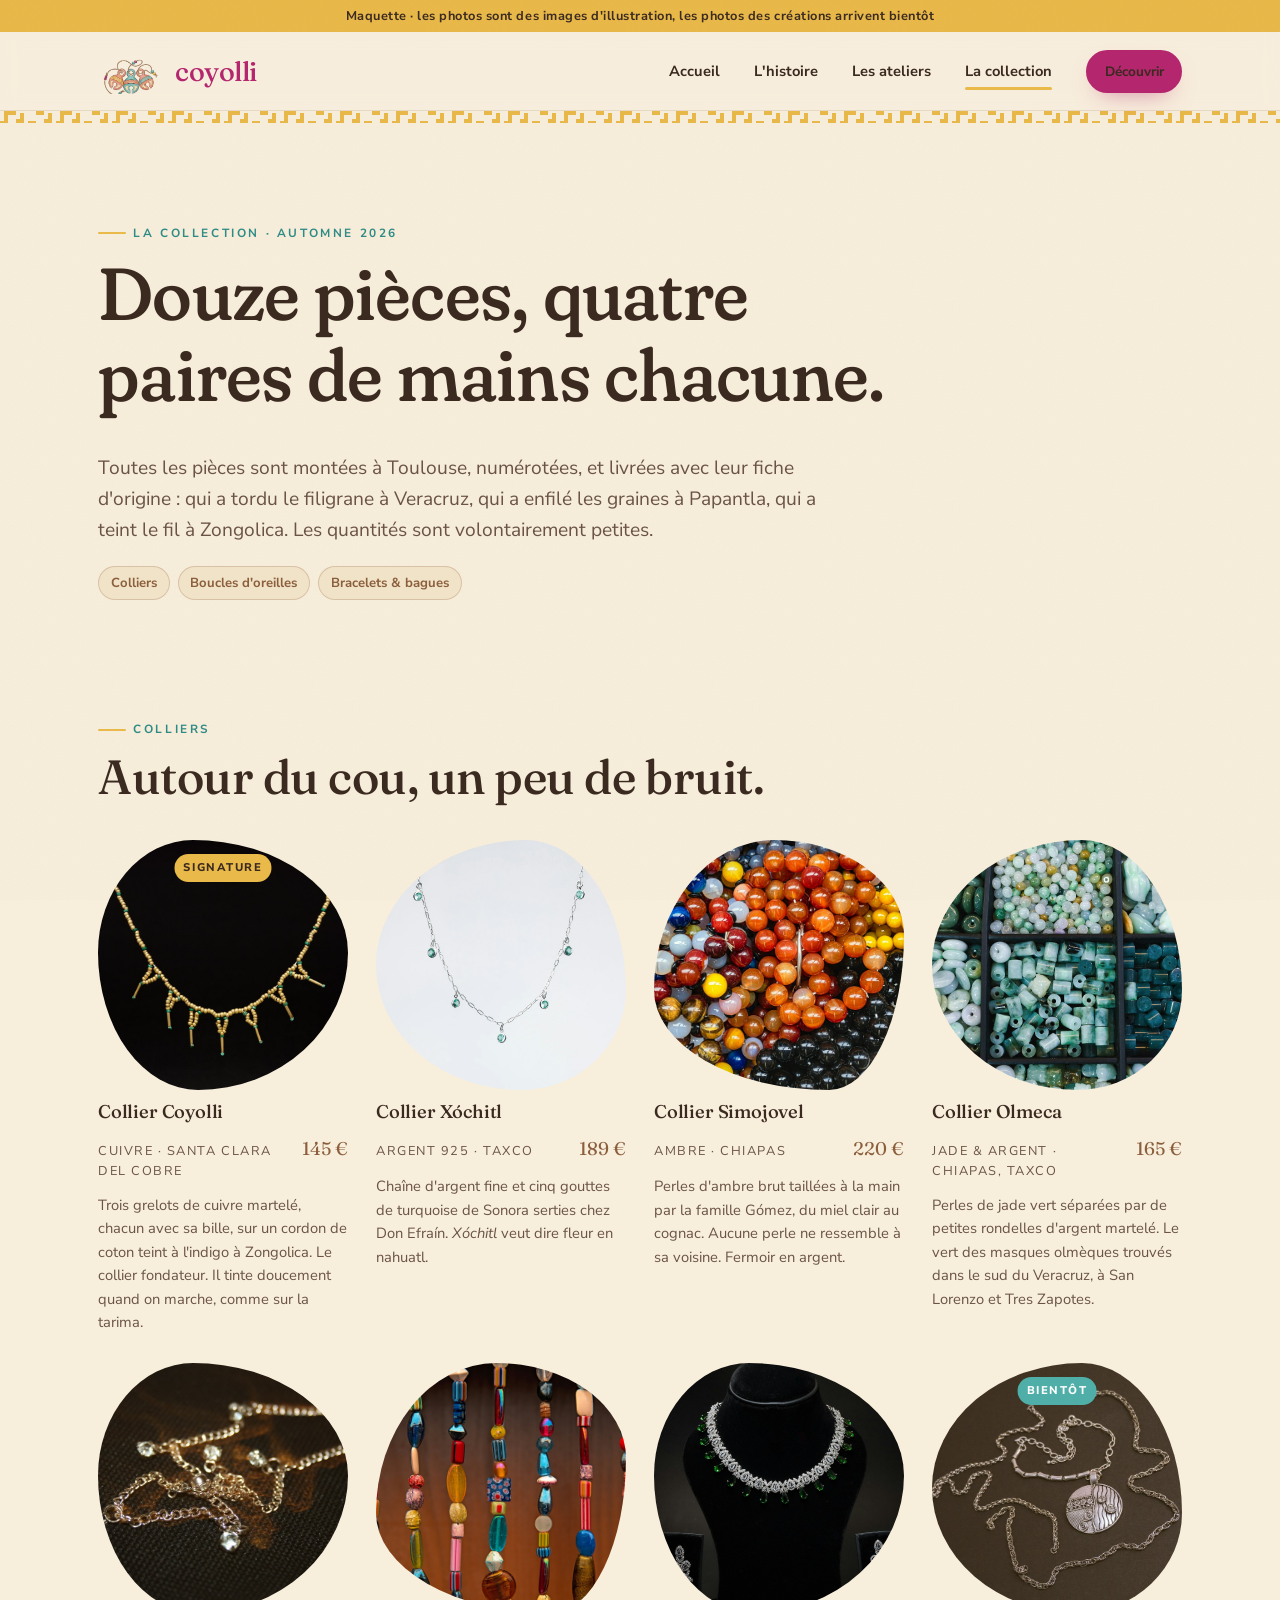
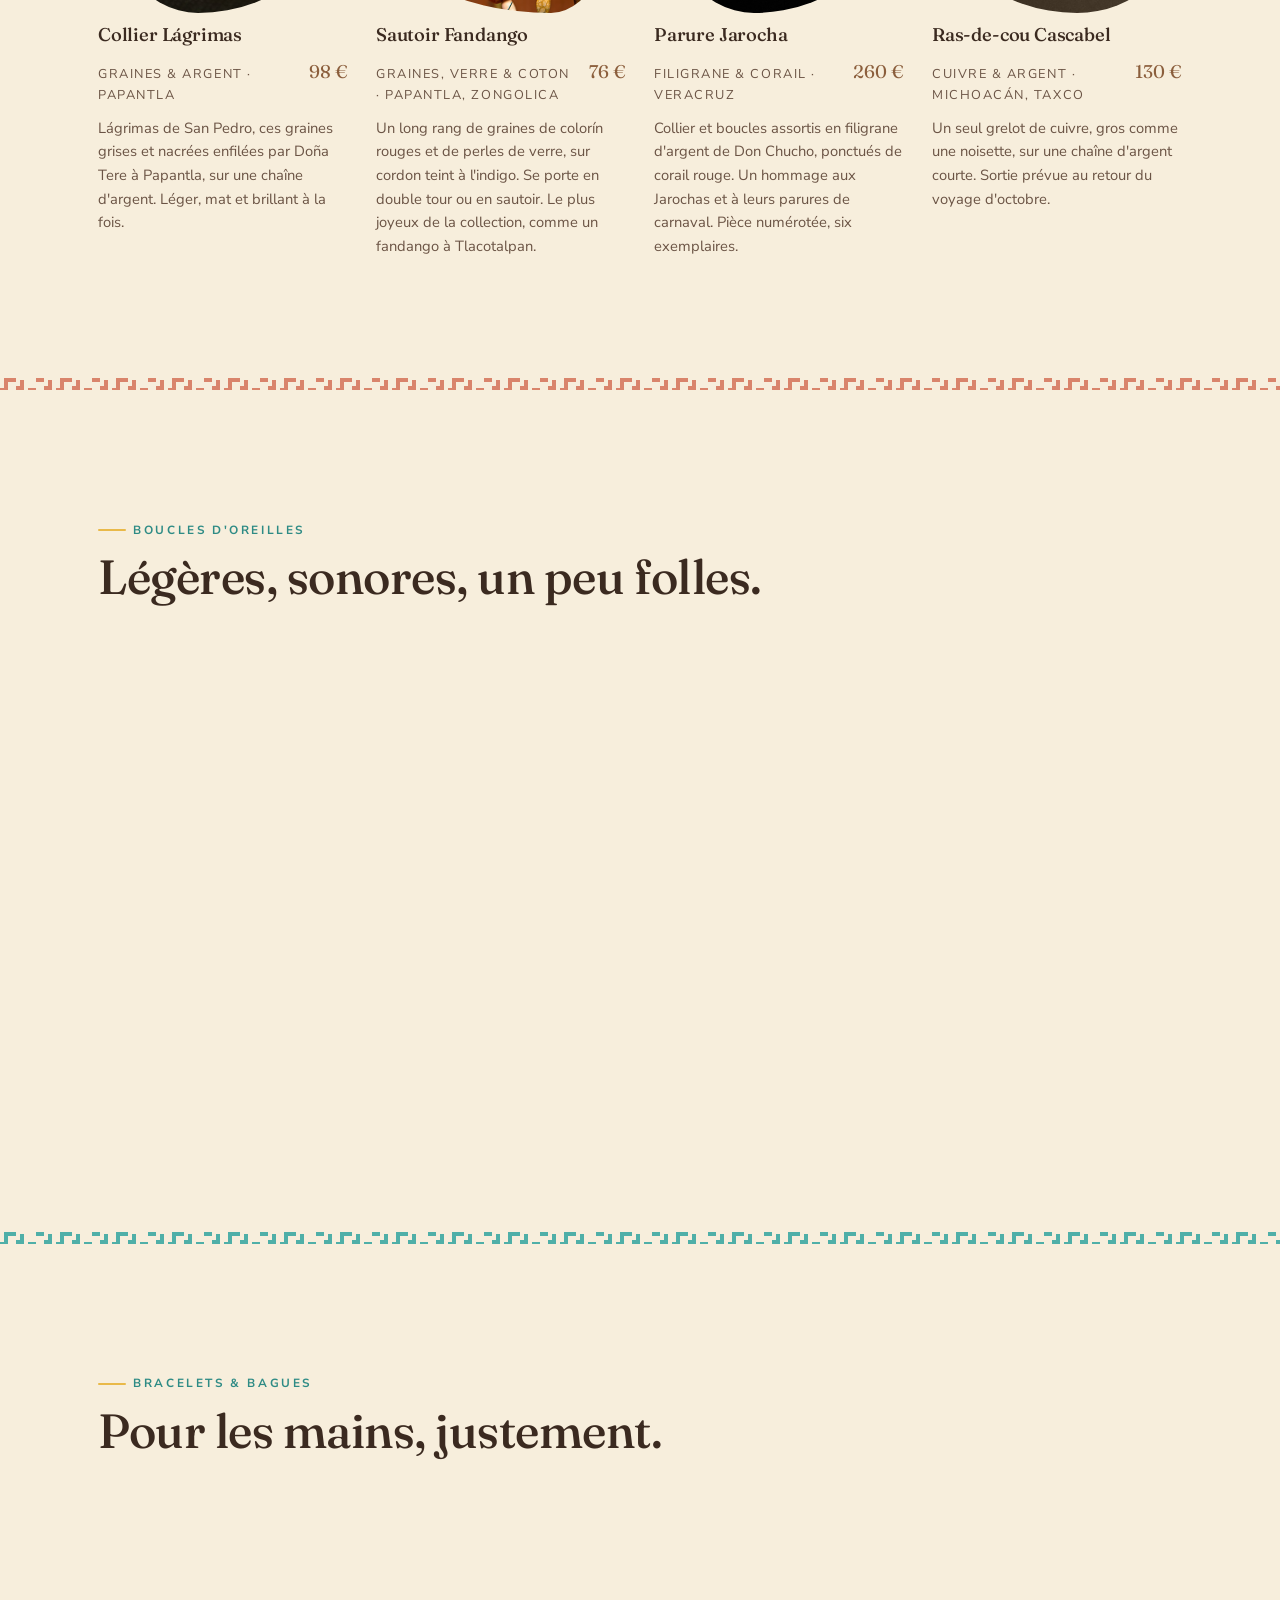
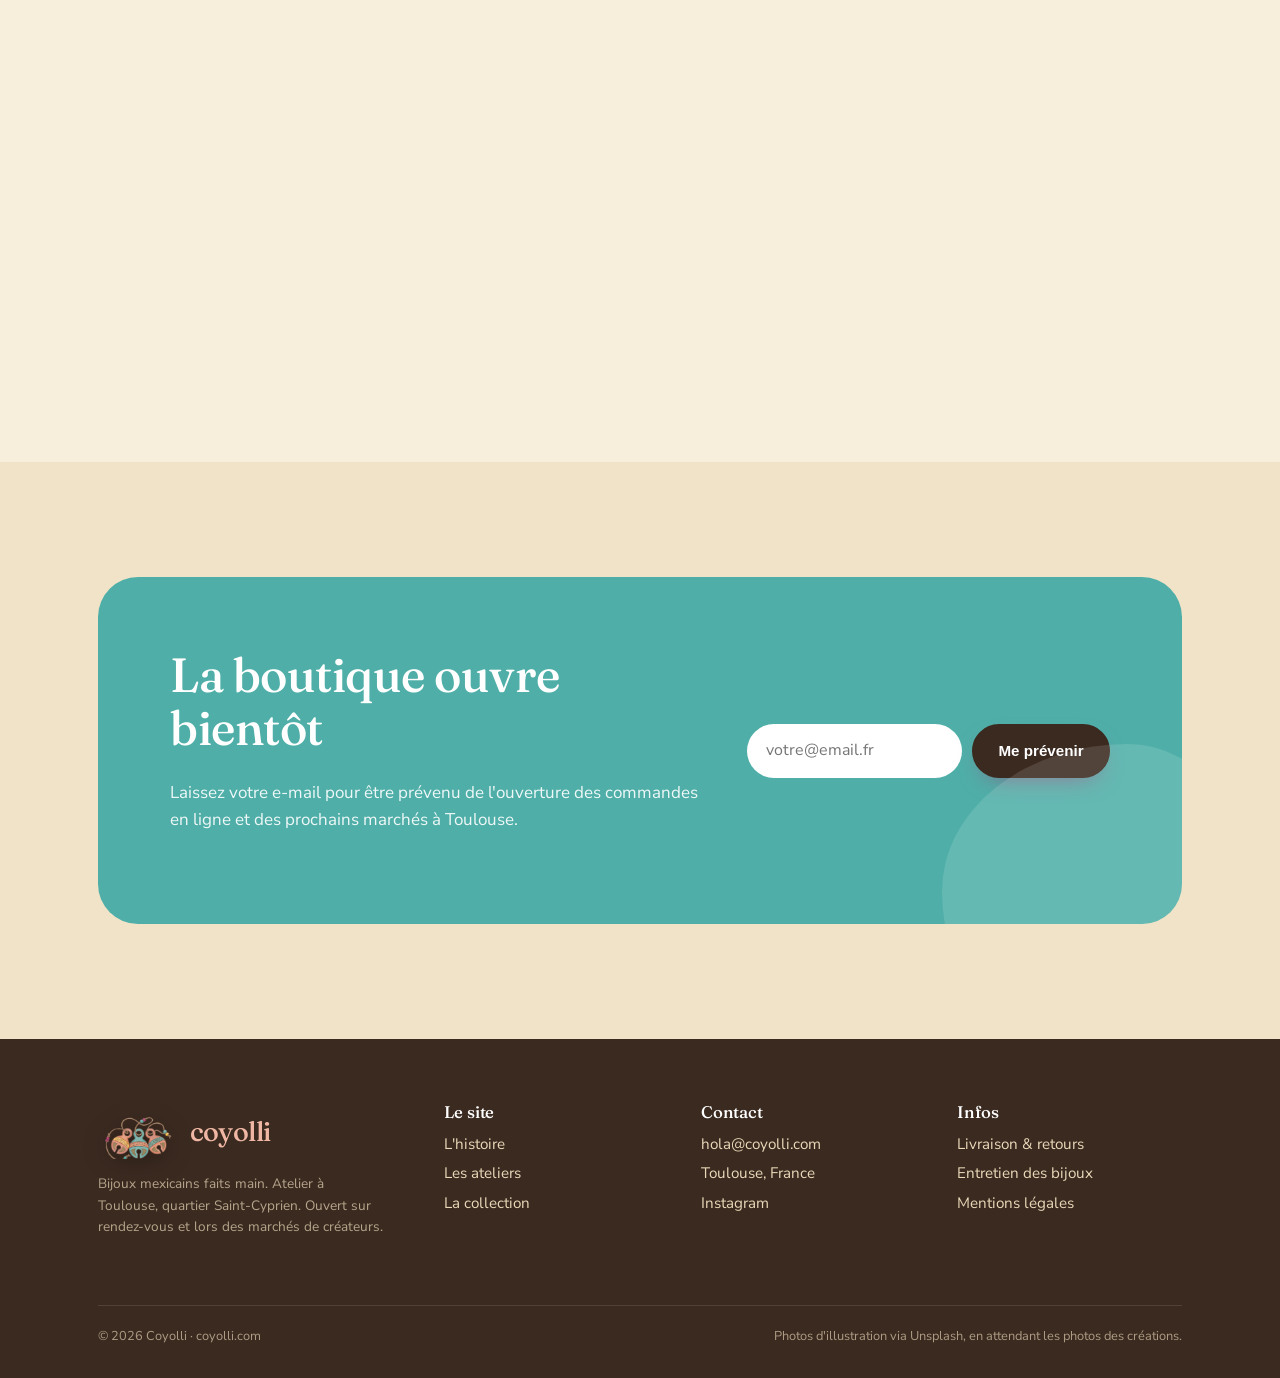
<file: collection.html>
<!DOCTYPE html>
<html lang="fr">
<head>
<meta charset="utf-8">
<meta name="viewport" content="width=device-width, initial-scale=1">
<title>La collection · Coyolli</title>
<meta name="description" content="Colliers, boucles d'oreilles, bracelets et bagues Coyolli. Filigrane de Veracruz, graines de Papantla, argent de Taxco, ambre du Chiapas, cuivre du Michoacán. Montés à la main à Toulouse.">
<link rel="canonical" href="https://coyolli.com/collection.html">
<link rel="icon" type="image/png" href="assets/favicon-64.png">
<link rel="preconnect" href="https://fonts.googleapis.com">
<link rel="preconnect" href="https://fonts.gstatic.com" crossorigin>
<link href="https://fonts.googleapis.com/css2?family=Fraunces:ital,opsz,wght,SOFT,WONK@0,9..144,300..700,0..100,0..1;1,9..144,300..700,0..100,0..1&family=Nunito+Sans:ital,opsz,wght@0,6..12,400;0,6..12,700;0,6..12,800;1,6..12,400&display=swap" rel="stylesheet">
<link rel="stylesheet" href="assets/css/style.css">
</head>
<body>

<div class="mock">Maquette · les photos sont des images d'illustration, les photos des créations arrivent bientôt</div>

<header class="header">
  <div class="wrap">
    <a class="brand" href="index.html" aria-label="Coyolli, accueil"><img src="assets/logo-mark.png" alt=""><span>coyolli</span></a>
    <button class="burger" aria-label="Menu" aria-expanded="false"><span></span><span></span><span></span></button>
    <nav class="nav">
      <a href="index.html">Accueil</a>
      <a href="histoire.html">L'histoire</a>
      <a href="ateliers.html">Les ateliers</a>
      <a href="collection.html" aria-current="page">La collection</a>
      <a class="btn" href="#colliers">Découvrir</a>
    </nav>
  </div>
</header>
<div class="greca"></div>

<main>

<section class="pagehead">
  <div class="wrap">
    <p class="eyebrow">La collection · automne 2026</p>
    <h1>Douze pièces, quatre paires de mains chacune.</h1>
    <p class="lead">Toutes les pièces sont montées à Toulouse, numérotées, et livrées avec leur fiche d'origine : qui a tordu le filigrane à Veracruz, qui a enfilé les graines à Papantla, qui a teint le fil à Zongolica. Les quantités sont volontairement petites.</p>
    <div class="chips">
      <a class="chip" href="#colliers">Colliers</a><a class="chip" href="#boucles">Boucles d'oreilles</a><a class="chip" href="#bracelets">Bracelets &amp; bagues</a>
    </div>
  </div>
</section>

<!-- ============ COLLIERS ============ -->
<section class="section--tight" id="colliers">
  <div class="wrap">
    <p class="eyebrow">Colliers</p>
    <h2>Autour du cou, un peu de bruit.</h2>
    <div class="products reveal" style="margin-top:36px">

      <article class="product" id="coyolli">
        <div class="product__img"><img src="assets/img/p-necklace-gold.jpg" alt="Collier Coyolli"><span class="product__tag product__tag--new">Signature</span></div>
        <h3>Collier Coyolli</h3>
        <div class="product__meta"><span class="product__origin">Cuivre · Santa Clara del Cobre</span><span class="product__price">145 €</span></div>
        <p class="product__desc">Trois grelots de cuivre martelé, chacun avec sa bille, sur un cordon de coton teint à l'indigo à Zongolica. Le collier fondateur. Il tinte doucement quand on marche, comme sur la tarima.</p>
      </article>

      <article class="product" id="xochitl">
        <div class="product__img"><img src="assets/img/p-necklace-silver-green.jpg" alt="Collier Xóchitl"></div>
        <h3>Collier Xóchitl</h3>
        <div class="product__meta"><span class="product__origin">Argent 925 · Taxco</span><span class="product__price">189 €</span></div>
        <p class="product__desc">Chaîne d'argent fine et cinq gouttes de turquoise de Sonora serties chez Don Efraín. <em>Xóchitl</em> veut dire fleur en nahuatl.</p>
      </article>

      <article class="product" id="simojovel">
        <div class="product__img"><img src="assets/img/amber-beads.jpg" alt="Collier Simojovel"></div>
        <h3>Collier Simojovel</h3>
        <div class="product__meta"><span class="product__origin">Ambre · Chiapas</span><span class="product__price">220 €</span></div>
        <p class="product__desc">Perles d'ambre brut taillées à la main par la famille Gómez, du miel clair au cognac. Aucune perle ne ressemble à sa voisine. Fermoir en argent.</p>
      </article>

      <article class="product" id="olmeca">
        <div class="product__img"><img src="assets/img/jade-beads.jpg" alt="Collier Olmeca"></div>
        <h3>Collier Olmeca</h3>
        <div class="product__meta"><span class="product__origin">Jade &amp; argent · Chiapas, Taxco</span><span class="product__price">165 €</span></div>
        <p class="product__desc">Perles de jade vert séparées par de petites rondelles d'argent martelé. Le vert des masques olmèques trouvés dans le sud du Veracruz, à San Lorenzo et Tres Zapotes.</p>
      </article>

      <article class="product" id="lagrimas">
        <div class="product__img"><img src="assets/img/p-chain.jpg" alt="Collier Lágrimas"></div>
        <h3>Collier Lágrimas</h3>
        <div class="product__meta"><span class="product__origin">Graines &amp; argent · Papantla</span><span class="product__price">98 €</span></div>
        <p class="product__desc">Lágrimas de San Pedro, ces graines grises et nacrées enfilées par Doña Tere à Papantla, sur une chaîne d'argent. Léger, mat et brillant à la fois.</p>
      </article>

      <article class="product" id="fandango">
        <div class="product__img"><img src="assets/img/bead-strands.jpg" alt="Sautoir Fandango"></div>
        <h3>Sautoir Fandango</h3>
        <div class="product__meta"><span class="product__origin">Graines, verre &amp; coton · Papantla, Zongolica</span><span class="product__price">76 €</span></div>
        <p class="product__desc">Un long rang de graines de colorín rouges et de perles de verre, sur cordon teint à l'indigo. Se porte en double tour ou en sautoir. Le plus joyeux de la collection, comme un fandango à Tlacotalpan.</p>
      </article>

      <article class="product" id="jarocha">
        <div class="product__img"><img src="assets/img/p-set.jpg" alt="Parure Jarocha"></div>
        <h3>Parure Jarocha</h3>
        <div class="product__meta"><span class="product__origin">Filigrane &amp; corail · Veracruz</span><span class="product__price">260 €</span></div>
        <p class="product__desc">Collier et boucles assortis en filigrane d'argent de Don Chucho, ponctués de corail rouge. Un hommage aux Jarochas et à leurs parures de carnaval. Pièce numérotée, six exemplaires.</p>
      </article>

      <article class="product" id="cascabel">
        <div class="product__img"><img src="assets/img/p-necklace-set.jpg" alt="Ras-de-cou Cascabel"><span class="product__tag product__tag--soon">Bientôt</span></div>
        <h3>Ras-de-cou Cascabel</h3>
        <div class="product__meta"><span class="product__origin">Cuivre &amp; argent · Michoacán, Taxco</span><span class="product__price">130 €</span></div>
        <p class="product__desc">Un seul grelot de cuivre, gros comme une noisette, sur une chaîne d'argent courte. Sortie prévue au retour du voyage d'octobre.</p>
      </article>
    </div>
  </div>
</section>

<div class="greca greca--terra" style="margin:48px 0"></div>

<!-- ============ BOUCLES ============ -->
<section class="section--tight" id="boucles">
  <div class="wrap">
    <p class="eyebrow">Boucles d'oreilles</p>
    <h2>Légères, sonores, un peu folles.</h2>
    <div class="products reveal" style="margin-top:36px">

      <article class="product" id="cempasuchil">
        <div class="product__img"><img src="assets/img/p-earrings-red.jpg" alt="Boucles Cempasúchil"></div>
        <h3>Boucles Cempasúchil</h3>
        <div class="product__meta"><span class="product__origin">Corail &amp; filigrane · Veracruz</span><span class="product__price">79 €</span></div>
        <p class="product__desc">Gouttes de corail rouge sur une rosette de filigrane, montées en dormeuses. Le rouge des Jarochas et la couleur des fleurs du Día de Muertos.</p>
      </article>

      <article class="product" id="luna">
        <div class="product__img"><img src="assets/img/p-hoops-gold.jpg" alt="Créoles Luna de Taxco"></div>
        <h3>Créoles Luna de Taxco</h3>
        <div class="product__meta"><span class="product__origin">Argent 925 · Taxco</span><span class="product__price">95 €</span></div>
        <p class="product__desc">Créoles d'argent martelé, surface irrégulière qui attrape la lumière. Légères malgré leur taille. Le classique de l'atelier.</p>
      </article>

      <article class="product" id="tajin">
        <div class="product__img"><img src="assets/img/p-earrings-leaf.jpg" alt="Boucles Tajín"></div>
        <h3>Boucles Tajín</h3>
        <div class="product__meta"><span class="product__origin">Argent &amp; turquoise · Taxco</span><span class="product__price">110 €</span></div>
        <p class="product__desc">Motif de greca, la frise en escalier des niches d'El Tajín, ciselé dans l'argent, avec un cabochon de turquoise. Le même motif que sur le logo.</p>
      </article>

      <article class="product" id="rosa">
        <div class="product__img"><img src="assets/img/p-earrings-rose.jpg" alt="Boucles Rosa Mexicano"></div>
        <h3>Boucles Rosa Mexicano</h3>
        <div class="product__meta"><span class="product__origin">Argent &amp; verre · Taxco</span><span class="product__price">72 €</span></div>
        <p class="product__desc">Petites gouttes de verre rose vif sur crochets d'argent. Le rose du carnaval de Veracruz et des façades de Tlacotalpan.</p>
      </article>
    </div>
  </div>
</section>

<div class="greca greca--turq" style="margin:48px 0"></div>

<!-- ============ BRACELETS & BAGUES ============ -->
<section class="section--tight" id="bracelets" style="padding-bottom:clamp(64px,9vw,120px)">
  <div class="wrap">
    <p class="eyebrow">Bracelets &amp; bagues</p>
    <h2>Pour les mains, justement.</h2>
    <div class="products reveal" style="margin-top:36px">

      <article class="product" id="papantla">
        <div class="product__img"><img src="assets/img/p-bracelet-beads.jpg" alt="Bracelet Papantla"></div>
        <h3>Bracelet Papantla</h3>
        <div class="product__meta"><span class="product__origin">Graines · Papantla</span><span class="product__price">48 €</span></div>
        <p class="product__desc">Graines de colorín rouge et ojo de venado, enfilées par Doña Tere, sur cordon coulissant. Le bracelet des marchés de Papantla, avec un fermoir grelot en cuivre.</p>
      </article>

      <article class="product" id="milagros">
        <div class="product__img"><img src="assets/img/p-pendants.jpg" alt="Pendentifs Milagros"></div>
        <h3>Pendentifs Milagros</h3>
        <div class="product__meta"><span class="product__origin">Argent 925 · Taxco</span><span class="product__price">58 €</span></div>
        <p class="product__desc">Petits ex-voto d'argent, cœur, main, œil, à accrocher sur un bracelet ou une chaîne. Vendus à l'unité, à collectionner.</p>
      </article>

      <article class="product" id="balsas">
        <div class="product__img"><img src="assets/img/p-rings.jpg" alt="Bagues Río Balsas"></div>
        <h3>Bagues Río Balsas</h3>
        <div class="product__meta"><span class="product__origin">Argent &amp; pierres · Taxco</span><span class="product__price">85 €</span></div>
        <p class="product__desc">Argent martelé et pierre sertie, turquoise, onyx ou ambre. Du nom du fleuve qui coule au pied de Taxco. Taille sur mesure à l'atelier.</p>
      </article>

      <article class="product" id="atelier">
        <div class="product__img"><img src="assets/img/hands-pliers.jpg" alt="Sur commande"><span class="product__tag">Sur mesure</span></div>
        <h3>Pièce sur commande</h3>
        <div class="product__meta"><span class="product__origin">Toulouse</span><span class="product__price">sur devis</span></div>
        <p class="product__desc">Un collier de mariage, une paire de boucles pour une naissance, un grelot pour un départ. Rendez-vous à l'atelier de Saint-Cyprien.</p>
      </article>
    </div>
  </div>
</section>

<section class="section" style="background:var(--cream-2)">
  <div class="wrap">
    <div class="cta reveal">
      <div>
        <h2>La boutique ouvre bientôt</h2>
        <p>Laissez votre e-mail pour être prévenu de l'ouverture des commandes en ligne et des prochains marchés à Toulouse.</p>
      </div>
      <form data-mock>
        <label for="email" style="position:absolute;left:-9999px">Votre e-mail</label>
        <input id="email" type="email" placeholder="votre@email.fr" required>
        <button class="btn" type="submit">Me prévenir</button>
      </form>
    </div>
  </div>
</section>

</main>

<footer class="footer">
  <div class="wrap">
    <div>
      <a class="brand" href="index.html"><img src="assets/logo-mark.png" alt=""><span>coyolli</span></a>
      <p class="footer__note">Bijoux mexicains faits main. Atelier à Toulouse, quartier Saint-Cyprien. Ouvert sur rendez-vous et lors des marchés de créateurs.</p>
    </div>
    <div><h4>Le site</h4><ul><li><a href="histoire.html">L'histoire</a></li><li><a href="ateliers.html">Les ateliers</a></li><li><a href="collection.html">La collection</a></li></ul></div>
    <div><h4>Contact</h4><ul><li><a href="mailto:hola@coyolli.com">hola@coyolli.com</a></li><li>Toulouse, France</li><li><a href="#">Instagram</a></li></ul></div>
    <div><h4>Infos</h4><ul><li><a href="#">Livraison &amp; retours</a></li><li><a href="#">Entretien des bijoux</a></li><li><a href="#">Mentions légales</a></li></ul></div>
    <div class="footer__bottom"><span>© 2026 Coyolli · coyolli.com</span><span>Photos d'illustration via Unsplash, en attendant les photos des créations.</span></div>
  </div>
</footer>
<script src="assets/js/main.js"></script>
</body>
</html>
</file>
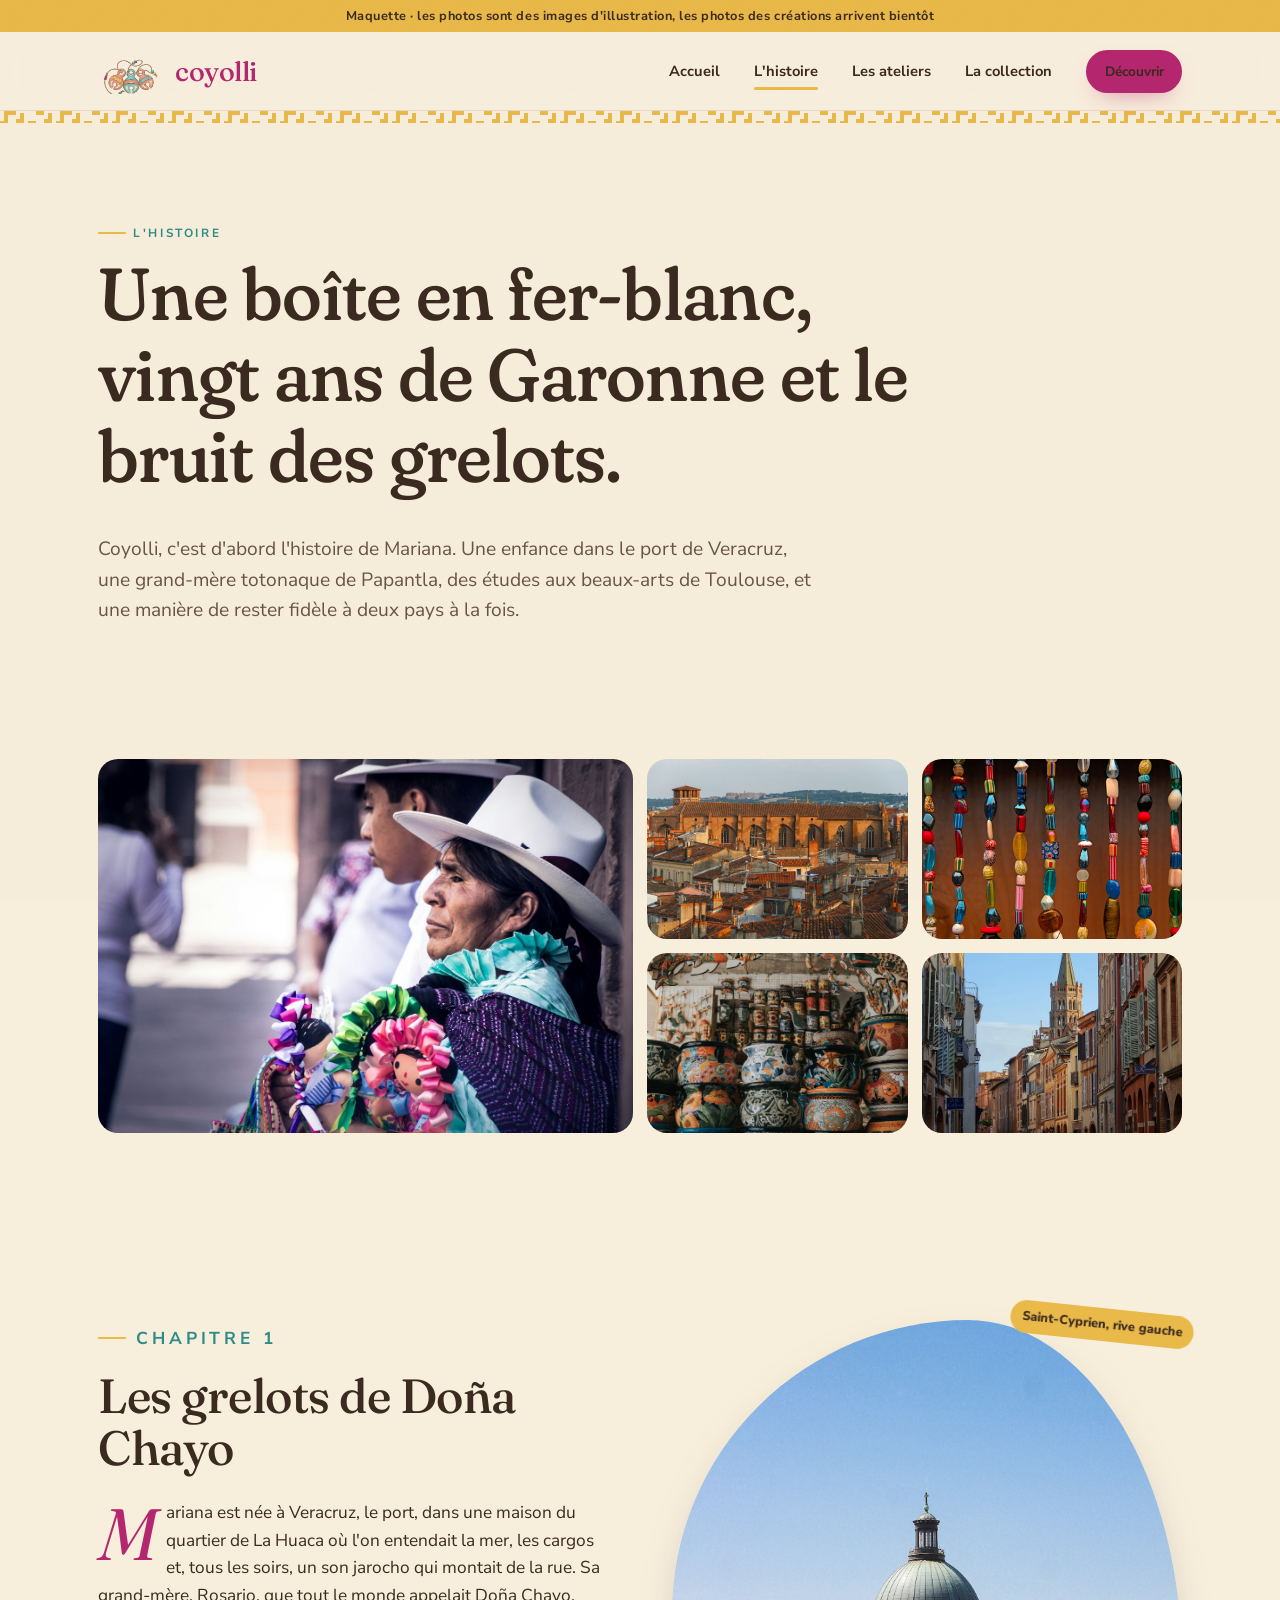
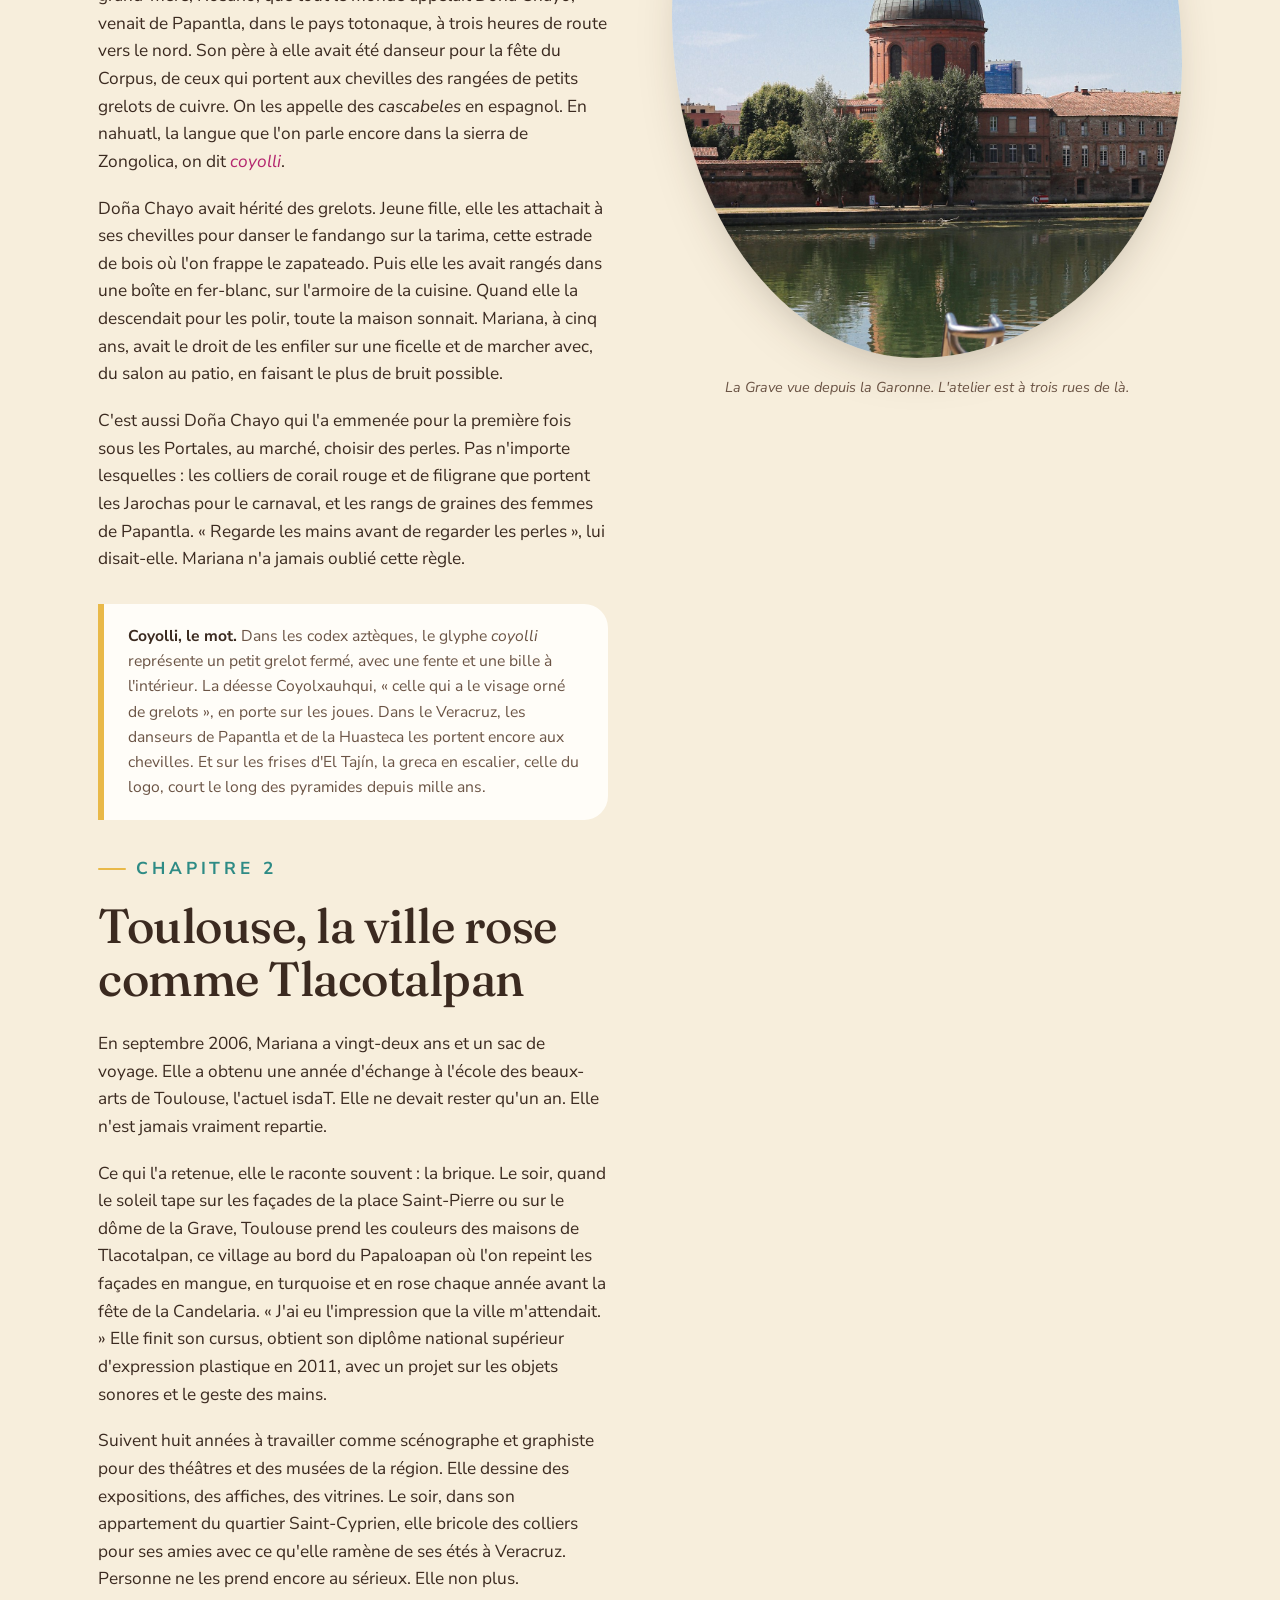
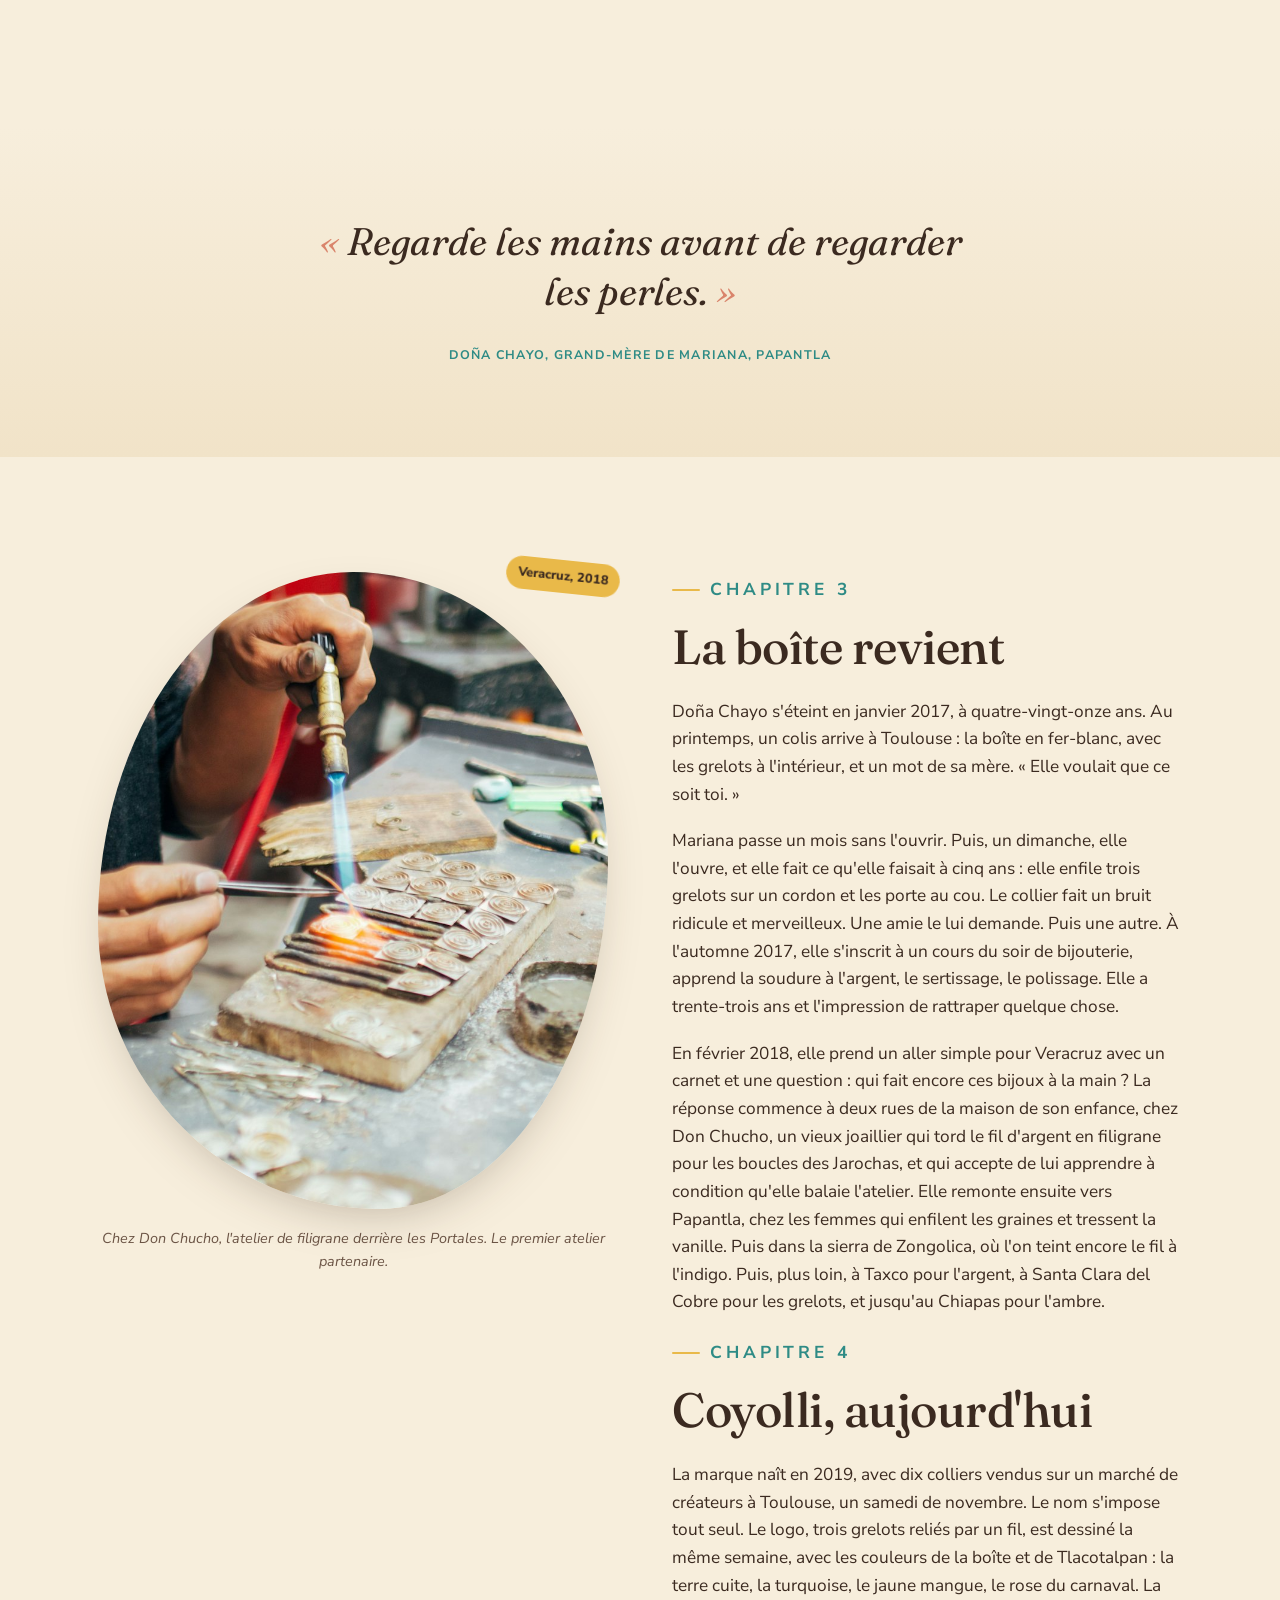
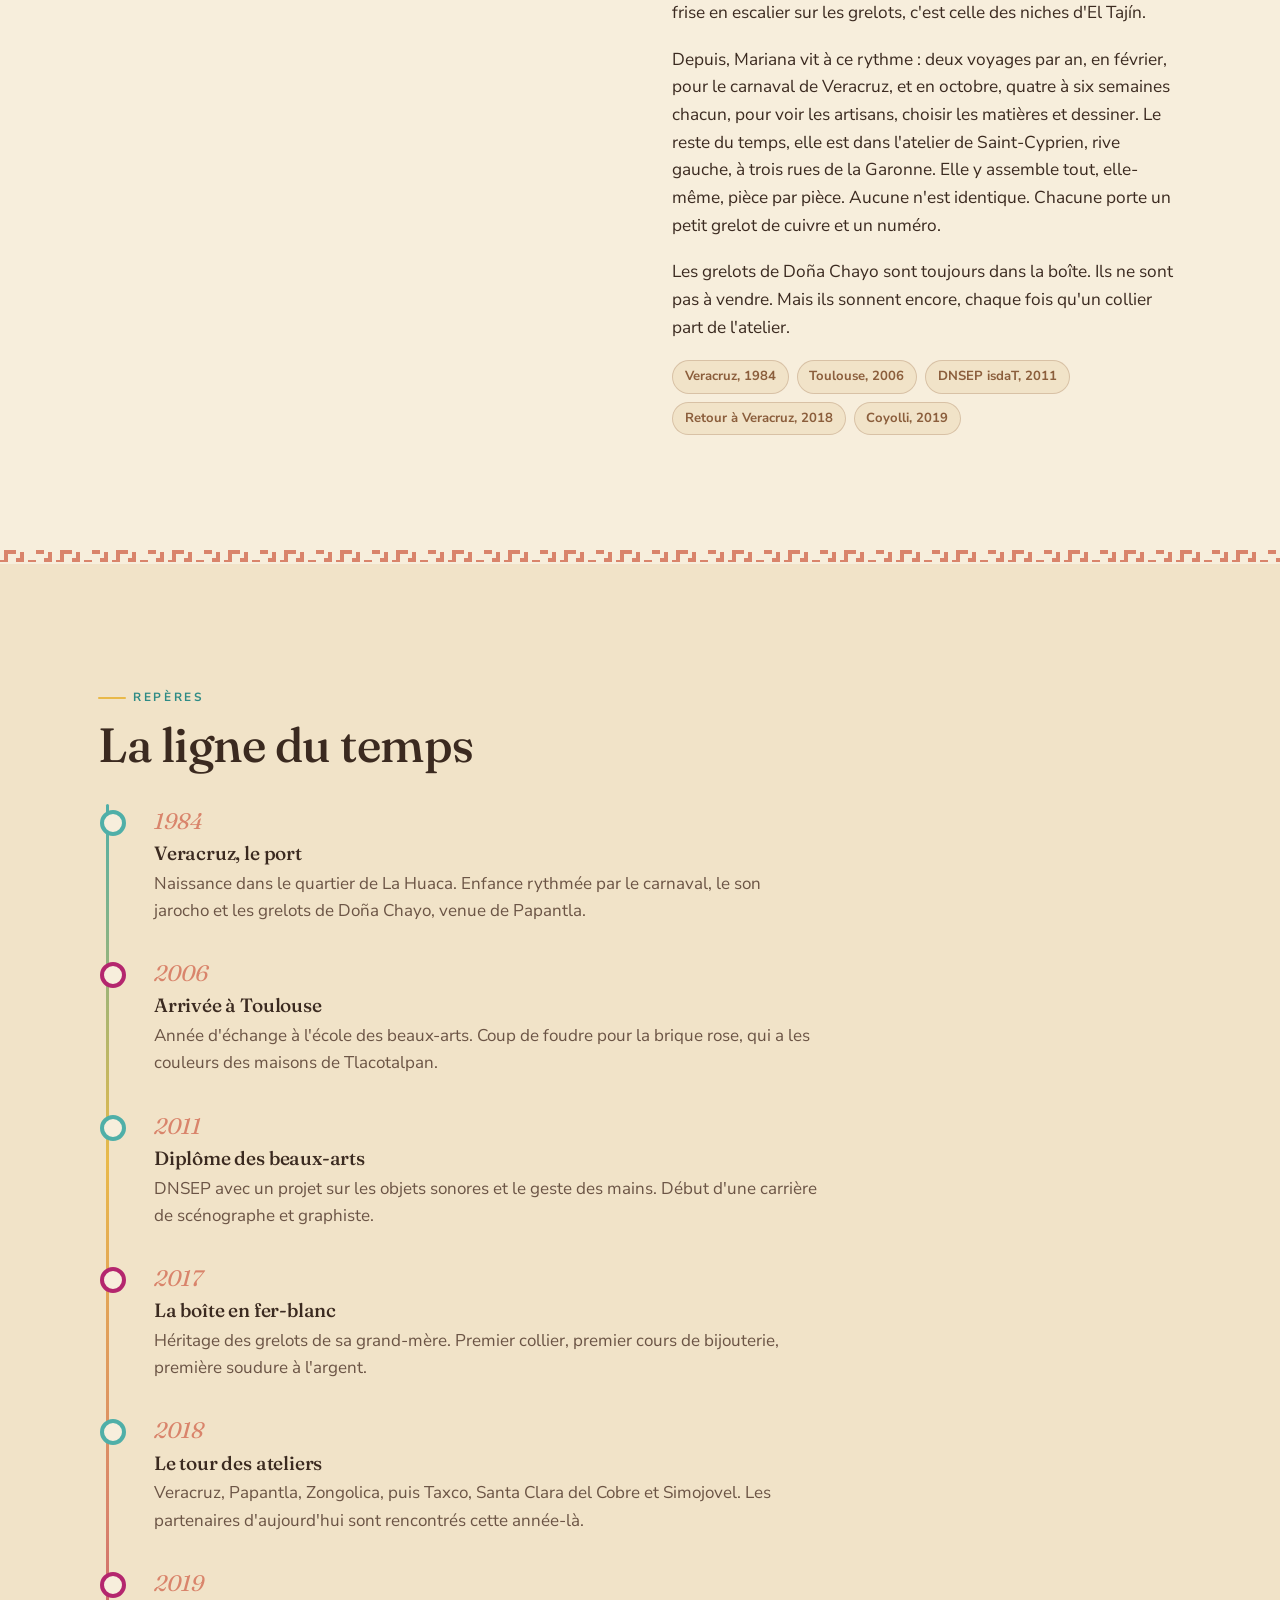
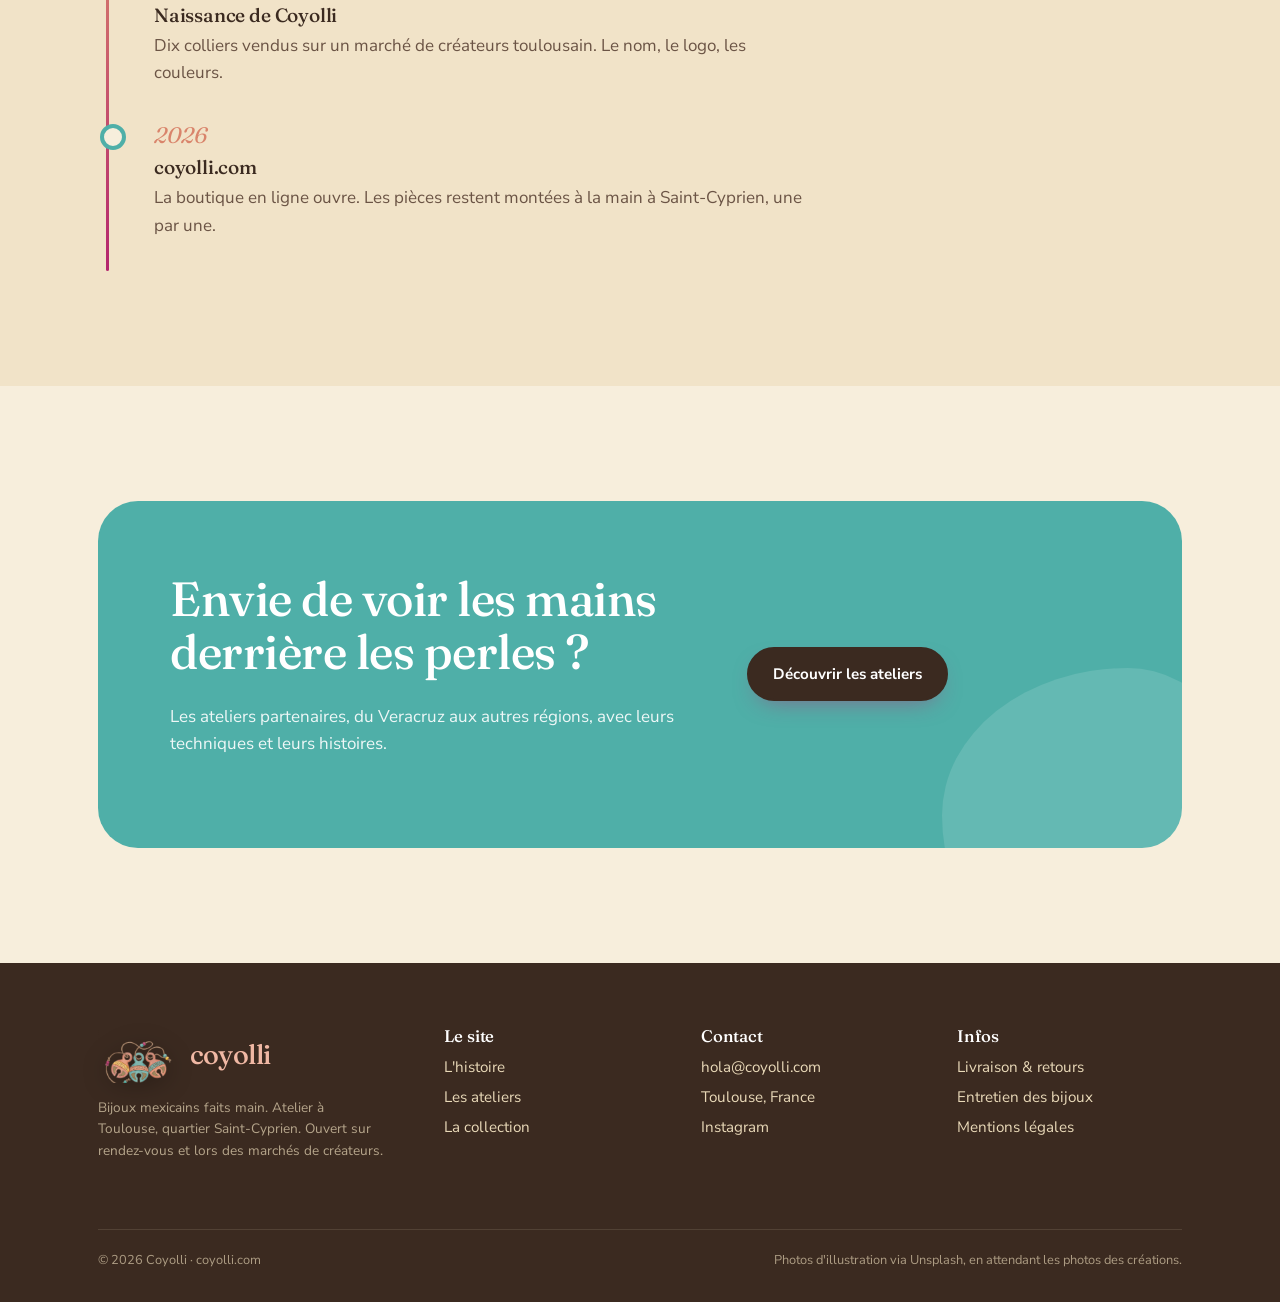
<file: histoire.html>
<!DOCTYPE html>
<html lang="fr">
<head>
<meta charset="utf-8">
<meta name="viewport" content="width=device-width, initial-scale=1">
<title>L'histoire de Mariana · Coyolli</title>
<meta name="description" content="De Veracruz à Toulouse, l'histoire de Mariana, diplômée des beaux-arts, et de Coyolli, ses bijoux mexicains faits main.">
<link rel="canonical" href="https://coyolli.com/histoire.html">
<link rel="icon" type="image/png" href="assets/favicon-64.png">
<link rel="preconnect" href="https://fonts.googleapis.com">
<link rel="preconnect" href="https://fonts.gstatic.com" crossorigin>
<link href="https://fonts.googleapis.com/css2?family=Fraunces:ital,opsz,wght,SOFT,WONK@0,9..144,300..700,0..100,0..1;1,9..144,300..700,0..100,0..1&family=Nunito+Sans:ital,opsz,wght@0,6..12,400;0,6..12,700;0,6..12,800;1,6..12,400&display=swap" rel="stylesheet">
<link rel="stylesheet" href="assets/css/style.css">
</head>
<body>

<div class="mock">Maquette · les photos sont des images d'illustration, les photos des créations arrivent bientôt</div>

<header class="header">
  <div class="wrap">
    <a class="brand" href="index.html" aria-label="Coyolli, accueil"><img src="assets/logo-mark.png" alt=""><span>coyolli</span></a>
    <button class="burger" aria-label="Menu" aria-expanded="false"><span></span><span></span><span></span></button>
    <nav class="nav">
      <a href="index.html">Accueil</a>
      <a href="histoire.html" aria-current="page">L'histoire</a>
      <a href="ateliers.html">Les ateliers</a>
      <a href="collection.html">La collection</a>
      <a class="btn" href="collection.html">Découvrir</a>
    </nav>
  </div>
</header>
<div class="greca"></div>

<main>

<section class="pagehead">
  <div class="wrap">
    <p class="eyebrow">L'histoire</p>
    <h1>Une boîte en fer-blanc, vingt ans de Garonne et le bruit des grelots.</h1>
    <p class="lead">Coyolli, c'est d'abord l'histoire de Mariana. Une enfance dans le port de Veracruz, une grand-mère totonaque de Papantla, des études aux beaux-arts de Toulouse, et une manière de rester fidèle à deux pays à la fois.</p>
  </div>
</section>

<section class="section--tight">
  <div class="wrap">
    <div class="mosaic reveal">
      <img class="wide tall" src="assets/img/woman-hat.jpg" alt="Femme au chapeau blanc, foulard coloré, dans une rue mexicaine">
      <img src="assets/img/toulouse-roofs.jpg" alt="Toits de brique rose de Toulouse">
      <img src="assets/img/bead-strands.jpg" alt="Rangs de perles de couleur suspendus">
      <img src="assets/img/clay-pots.jpg" alt="Poteries mexicaines empilées">
      <img src="assets/img/toulouse-street.jpg" alt="Rue de Toulouse et clocher de brique">
    </div>
  </div>
</section>

<section class="section">
  <div class="wrap two-col">
    <div class="prose">
      <p class="eyebrow">Chapitre 1</p>
      <h2 style="margin-top:0">Les grelots de Doña Chayo</h2>
      <p class="dropcap">Mariana est née à Veracruz, le port, dans une maison du quartier de La Huaca où l'on entendait la mer, les cargos et, tous les soirs, un son jarocho qui montait de la rue. Sa grand-mère, Rosario, que tout le monde appelait Doña Chayo, venait de Papantla, dans le pays totonaque, à trois heures de route vers le nord. Son père à elle avait été danseur pour la fête du Corpus, de ceux qui portent aux chevilles des rangées de petits grelots de cuivre. On les appelle des <em>cascabeles</em> en espagnol. En nahuatl, la langue que l'on parle encore dans la sierra de Zongolica, on dit <em class="hl">coyolli</em>.</p>
      <p>Doña Chayo avait hérité des grelots. Jeune fille, elle les attachait à ses chevilles pour danser le fandango sur la tarima, cette estrade de bois où l'on frappe le zapateado. Puis elle les avait rangés dans une boîte en fer-blanc, sur l'armoire de la cuisine. Quand elle la descendait pour les polir, toute la maison sonnait. Mariana, à cinq ans, avait le droit de les enfiler sur une ficelle et de marcher avec, du salon au patio, en faisant le plus de bruit possible.</p>
      <p>C'est aussi Doña Chayo qui l'a emmenée pour la première fois sous les Portales, au marché, choisir des perles. Pas n'importe lesquelles : les colliers de corail rouge et de filigrane que portent les Jarochas pour le carnaval, et les rangs de graines des femmes de Papantla. « Regarde les mains avant de regarder les perles », lui disait-elle. Mariana n'a jamais oublié cette règle.</p>

      <div class="aside"><strong>Coyolli, le mot.</strong> Dans les codex aztèques, le glyphe <em>coyolli</em> représente un petit grelot fermé, avec une fente et une bille à l'intérieur. La déesse Coyolxauhqui, « celle qui a le visage orné de grelots », en porte sur les joues. Dans le Veracruz, les danseurs de Papantla et de la Huasteca les portent encore aux chevilles. Et sur les frises d'El Tajín, la greca en escalier, celle du logo, court le long des pyramides depuis mille ans.</div>

      <p class="eyebrow">Chapitre 2</p>
      <h2 style="margin-top:0">Toulouse, la ville rose comme Tlacotalpan</h2>
      <p>En septembre 2006, Mariana a vingt-deux ans et un sac de voyage. Elle a obtenu une année d'échange à l'école des beaux-arts de Toulouse, l'actuel isdaT. Elle ne devait rester qu'un an. Elle n'est jamais vraiment repartie.</p>
      <p>Ce qui l'a retenue, elle le raconte souvent : la brique. Le soir, quand le soleil tape sur les façades de la place Saint-Pierre ou sur le dôme de la Grave, Toulouse prend les couleurs des maisons de Tlacotalpan, ce village au bord du Papaloapan où l'on repeint les façades en mangue, en turquoise et en rose chaque année avant la fête de la Candelaria. « J'ai eu l'impression que la ville m'attendait. » Elle finit son cursus, obtient son diplôme national supérieur d'expression plastique en 2011, avec un projet sur les objets sonores et le geste des mains.</p>
      <p>Suivent huit années à travailler comme scénographe et graphiste pour des théâtres et des musées de la région. Elle dessine des expositions, des affiches, des vitrines. Le soir, dans son appartement du quartier Saint-Cyprien, elle bricole des colliers pour ses amies avec ce qu'elle ramène de ses étés à Veracruz. Personne ne les prend encore au sérieux. Elle non plus.</p>
    </div>
    <div class="sticky">
      <div class="story__media">
        <img src="assets/img/toulouse-grave.jpg" alt="Le dôme de la Grave et la Garonne, à Toulouse">
        <span class="pin">Saint-Cyprien, rive gauche</span>
      </div>
      <p style="font-size:.9rem;color:var(--ink-soft);margin-top:18px;text-align:center;font-style:italic">La Grave vue depuis la Garonne. L'atelier est à trois rues de là.</p>
    </div>
  </div>
</section>

<section class="quote">
  <div class="wrap">
    <blockquote>Regarde les mains avant de regarder les perles.</blockquote>
    <cite>Doña Chayo, grand-mère de Mariana, Papantla</cite>
  </div>
</section>

<section class="section">
  <div class="wrap two-col">
    <div class="sticky">
      <div class="story__media story__media--round">
        <img src="assets/img/silversmith-torch.jpg" alt="Orfèvre travaillant l'argent au chalumeau">
        <span class="pin">Veracruz, 2018</span>
      </div>
      <p style="font-size:.9rem;color:var(--ink-soft);margin-top:18px;text-align:center;font-style:italic">Chez Don Chucho, l'atelier de filigrane derrière les Portales. Le premier atelier partenaire.</p>
    </div>
    <div class="prose">
      <p class="eyebrow">Chapitre 3</p>
      <h2 style="margin-top:0">La boîte revient</h2>
      <p>Doña Chayo s'éteint en janvier 2017, à quatre-vingt-onze ans. Au printemps, un colis arrive à Toulouse : la boîte en fer-blanc, avec les grelots à l'intérieur, et un mot de sa mère. « Elle voulait que ce soit toi. »</p>
      <p>Mariana passe un mois sans l'ouvrir. Puis, un dimanche, elle l'ouvre, et elle fait ce qu'elle faisait à cinq ans : elle enfile trois grelots sur un cordon et les porte au cou. Le collier fait un bruit ridicule et merveilleux. Une amie le lui demande. Puis une autre. À l'automne 2017, elle s'inscrit à un cours du soir de bijouterie, apprend la soudure à l'argent, le sertissage, le polissage. Elle a trente-trois ans et l'impression de rattraper quelque chose.</p>
      <p>En février 2018, elle prend un aller simple pour Veracruz avec un carnet et une question : qui fait encore ces bijoux à la main ? La réponse commence à deux rues de la maison de son enfance, chez Don Chucho, un vieux joaillier qui tord le fil d'argent en filigrane pour les boucles des Jarochas, et qui accepte de lui apprendre à condition qu'elle balaie l'atelier. Elle remonte ensuite vers Papantla, chez les femmes qui enfilent les graines et tressent la vanille. Puis dans la sierra de Zongolica, où l'on teint encore le fil à l'indigo. Puis, plus loin, à Taxco pour l'argent, à Santa Clara del Cobre pour les grelots, et jusqu'au Chiapas pour l'ambre.</p>

      <p class="eyebrow">Chapitre 4</p>
      <h2 style="margin-top:0">Coyolli, aujourd'hui</h2>
      <p>La marque naît en 2019, avec dix colliers vendus sur un marché de créateurs à Toulouse, un samedi de novembre. Le nom s'impose tout seul. Le logo, trois grelots reliés par un fil, est dessiné la même semaine, avec les couleurs de la boîte et de Tlacotalpan : la terre cuite, la turquoise, le jaune mangue, le rose du carnaval. La frise en escalier sur les grelots, c'est celle des niches d'El Tajín.</p>
      <p>Depuis, Mariana vit à ce rythme : deux voyages par an, en février, pour le carnaval de Veracruz, et en octobre, quatre à six semaines chacun, pour voir les artisans, choisir les matières et dessiner. Le reste du temps, elle est dans l'atelier de Saint-Cyprien, rive gauche, à trois rues de la Garonne. Elle y assemble tout, elle-même, pièce par pièce. Aucune n'est identique. Chacune porte un petit grelot de cuivre et un numéro.</p>
      <p>Les grelots de Doña Chayo sont toujours dans la boîte. Ils ne sont pas à vendre. Mais ils sonnent encore, chaque fois qu'un collier part de l'atelier.</p>
      <div class="chips">
        <span class="chip">Veracruz, 1984</span><span class="chip">Toulouse, 2006</span><span class="chip">DNSEP isdaT, 2011</span><span class="chip">Retour à Veracruz, 2018</span><span class="chip">Coyolli, 2019</span>
      </div>
    </div>
  </div>
</section>

<div class="greca greca--terra"></div>

<section class="section" style="background:var(--cream-2)">
  <div class="wrap">
    <p class="eyebrow">Repères</p>
    <h2>La ligne du temps</h2>
    <div class="timeline reveal" style="margin-top:32px">
      <div class="tl"><time>1984</time><h3>Veracruz, le port</h3><p>Naissance dans le quartier de La Huaca. Enfance rythmée par le carnaval, le son jarocho et les grelots de Doña Chayo, venue de Papantla.</p></div>
      <div class="tl"><time>2006</time><h3>Arrivée à Toulouse</h3><p>Année d'échange à l'école des beaux-arts. Coup de foudre pour la brique rose, qui a les couleurs des maisons de Tlacotalpan.</p></div>
      <div class="tl"><time>2011</time><h3>Diplôme des beaux-arts</h3><p>DNSEP avec un projet sur les objets sonores et le geste des mains. Début d'une carrière de scénographe et graphiste.</p></div>
      <div class="tl"><time>2017</time><h3>La boîte en fer-blanc</h3><p>Héritage des grelots de sa grand-mère. Premier collier, premier cours de bijouterie, première soudure à l'argent.</p></div>
      <div class="tl"><time>2018</time><h3>Le tour des ateliers</h3><p>Veracruz, Papantla, Zongolica, puis Taxco, Santa Clara del Cobre et Simojovel. Les partenaires d'aujourd'hui sont rencontrés cette année-là.</p></div>
      <div class="tl"><time>2019</time><h3>Naissance de Coyolli</h3><p>Dix colliers vendus sur un marché de créateurs toulousain. Le nom, le logo, les couleurs.</p></div>
      <div class="tl"><time>2026</time><h3>coyolli.com</h3><p>La boutique en ligne ouvre. Les pièces restent montées à la main à Saint-Cyprien, une par une.</p></div>
    </div>
  </div>
</section>

<section class="section">
  <div class="wrap">
    <div class="cta reveal">
      <div>
        <h2>Envie de voir les mains derrière les perles ?</h2>
        <p>Les ateliers partenaires, du Veracruz aux autres régions, avec leurs techniques et leurs histoires.</p>
      </div>
      <div><a class="btn" href="ateliers.html">Découvrir les ateliers</a></div>
    </div>
  </div>
</section>

</main>

<footer class="footer">
  <div class="wrap">
    <div>
      <a class="brand" href="index.html"><img src="assets/logo-mark.png" alt=""><span>coyolli</span></a>
      <p class="footer__note">Bijoux mexicains faits main. Atelier à Toulouse, quartier Saint-Cyprien. Ouvert sur rendez-vous et lors des marchés de créateurs.</p>
    </div>
    <div><h4>Le site</h4><ul><li><a href="histoire.html">L'histoire</a></li><li><a href="ateliers.html">Les ateliers</a></li><li><a href="collection.html">La collection</a></li></ul></div>
    <div><h4>Contact</h4><ul><li><a href="mailto:hola@coyolli.com">hola@coyolli.com</a></li><li>Toulouse, France</li><li><a href="#">Instagram</a></li></ul></div>
    <div><h4>Infos</h4><ul><li><a href="#">Livraison &amp; retours</a></li><li><a href="#">Entretien des bijoux</a></li><li><a href="#">Mentions légales</a></li></ul></div>
    <div class="footer__bottom"><span>© 2026 Coyolli · coyolli.com</span><span>Photos d'illustration via Unsplash, en attendant les photos des créations.</span></div>
  </div>
</footer>
<script src="assets/js/main.js"></script>
</body>
</html>
</file>
<file: assets/css/style.css>
/* ==========================================================
   COYOLLI — bijoux mexicains faits main · Toulouse
   Style : organique, chaleureux, palette tirée du logo
   ========================================================== */

:root{
  --cream:#F7EEDC;
  --cream-2:#F1E3C8;
  --sand:#E9D9B8;
  --ink:#3B2A20;
  --ink-soft:#6B5445;
  --brown:#8B5E3C;
  --magenta:#B4266E;
  --magenta-deep:#8E1B56;
  --terra:#D9846B;
  --terra-soft:#F0B8A4;
  --turq:#4FAFA8;
  --turq-deep:#2E8B85;
  --mustard:#E9B949;
  --white:#FFFDF8;

  --font-display:"Fraunces", Georgia, serif;
  --font-body:"Nunito Sans", system-ui, sans-serif;

  --max:1180px;
  --gutter:clamp(16px, 4vw, 48px);
  --radius-blob:58% 42% 52% 48% / 46% 54% 46% 54%;
  --shadow:0 18px 50px -20px rgba(59,42,32,.35);
}

*{box-sizing:border-box}
html{scroll-behavior:smooth}
body{
  margin:0;
  font-family:var(--font-body);
  color:var(--ink);
  background:var(--cream);
  line-height:1.6;
  font-size:17px;
  -webkit-font-smoothing:antialiased;
  overflow-x:hidden;
}
/* grain de papier */
body::before{
  content:"";position:fixed;inset:0;pointer-events:none;z-index:0;opacity:.35;
  background-image:url("data:image/svg+xml,%3Csvg xmlns='http://www.w3.org/2000/svg' width='200' height='200'%3E%3Cfilter id='n'%3E%3CfeTurbulence type='fractalNoise' baseFrequency='.9' numOctaves='2' stitchTiles='stitch'/%3E%3CfeColorMatrix values='0 0 0 0 0.35 0 0 0 0 0.25 0 0 0 0 0.15 0 0 0 .08 0'/%3E%3C/filter%3E%3Crect width='100%25' height='100%25' filter='url(%23n)'/%3E%3C/svg%3E");
}
main,header,footer{position:relative;z-index:1}

img{max-width:100%;display:block}
a{color:var(--magenta);text-decoration:none}
a:hover{color:var(--magenta-deep)}
h1,h2,h3,h4{font-family:var(--font-display);font-weight:500;line-height:1.1;margin:0 0 .5em;letter-spacing:-.01em}
h1{font-size:clamp(2.4rem,6vw,4.6rem);font-variation-settings:"SOFT" 100,"WONK" 1}
h2{font-size:clamp(1.9rem,4vw,3rem)}
h3{font-size:clamp(1.3rem,2.4vw,1.7rem)}
p{margin:0 0 1.1em}
.lead{font-size:1.2rem;color:var(--ink-soft);max-width:60ch}
em.hl{font-style:italic;color:var(--magenta)}
.eyebrow{
  font-family:var(--font-body);text-transform:uppercase;letter-spacing:.22em;font-size:.74rem;font-weight:700;
  color:var(--turq-deep);display:inline-flex;align-items:center;gap:.6em;margin-bottom:1em;
}
.eyebrow::before{content:"";width:28px;height:2px;background:var(--mustard);border-radius:2px}

.wrap{max-width:var(--max);margin:0 auto;padding:0 var(--gutter)}
.section{padding:clamp(64px,9vw,120px) 0}
.section--tight{padding:clamp(40px,6vw,72px) 0}
.center{text-align:center}
.center .lead{margin-inline:auto}

/* ---------- boutons ---------- */
.btn{
  display:inline-flex;align-items:center;gap:.6em;
  padding:.85em 1.6em;border-radius:999px;font-weight:700;font-size:.95rem;
  background:var(--magenta);color:#fff;border:2px solid var(--magenta);
  transition:transform .2s ease,background .2s ease,box-shadow .2s ease;
  box-shadow:0 10px 24px -12px rgba(180,38,110,.6);
}
.btn:hover{transform:translateY(-2px);background:var(--magenta-deep);color:#fff}
.btn--ghost{background:transparent;color:var(--ink);border-color:var(--brown);box-shadow:none}
.btn--ghost:hover{background:var(--brown);color:#fff}
.btn--turq{background:var(--turq);border-color:var(--turq);box-shadow:0 10px 24px -12px rgba(79,175,168,.7)}
.btn--turq:hover{background:var(--turq-deep)}

/* ---------- header ---------- */
.header{
  position:sticky;top:0;z-index:50;
  background:rgba(247,238,220,.85);backdrop-filter:blur(10px);
  border-bottom:1px solid rgba(139,94,60,.15);
}
.header .wrap{display:flex;align-items:center;justify-content:space-between;height:78px}
.brand{display:flex;align-items:center;gap:.7em;color:var(--magenta)}
.brand img{height:46px;width:auto}
.brand span{font-family:var(--font-display);font-size:1.7rem;font-weight:500;letter-spacing:-.02em;line-height:1}
.nav{display:flex;gap:2em;align-items:center}
.nav a{color:var(--ink);font-weight:700;font-size:.92rem;position:relative;padding:.3em 0}
.nav a::after{content:"";position:absolute;left:0;right:0;bottom:-2px;height:3px;border-radius:3px;background:var(--mustard);transform:scaleX(0);transform-origin:left;transition:transform .25s}
.nav a:hover::after,.nav a[aria-current="page"]::after{transform:scaleX(1)}
.nav .btn{padding:.6em 1.2em;font-size:.85rem}
.burger{display:none;background:none;border:0;cursor:pointer;padding:8px}
.burger span{display:block;width:26px;height:3px;background:var(--ink);margin:5px 0;border-radius:3px;transition:.25s}
@media (max-width:820px){
  .burger{display:block}
  .nav{
    position:fixed;inset:78px 0 auto 0;background:var(--cream);flex-direction:column;align-items:flex-start;
    padding:24px var(--gutter) 32px;gap:1.2em;border-bottom:1px solid rgba(139,94,60,.2);
    transform:translateY(-120%);transition:transform .3s ease;box-shadow:var(--shadow);
  }
  .nav.is-open{transform:translateY(0)}
}

/* ---------- bandeau greca (motif de Mitla, comme sur le logo) ---------- */
.greca{
  height:14px;width:100%;
  background-color:var(--cream);
  background-image:url("data:image/svg+xml,%3Csvg xmlns='http://www.w3.org/2000/svg' width='56' height='14' viewBox='0 0 56 14'%3E%3Cpath d='M0 12h8V4h8v8h8V2h-4v6h-4V0H4v10H0zM28 12h8V4h8v8h8V2h-4v6h-4V0h-8v10h-8z' fill='%23E9B949'/%3E%3C/svg%3E");
  background-repeat:repeat-x;background-size:56px 14px;
}
.greca--terra{background-image:url("data:image/svg+xml,%3Csvg xmlns='http://www.w3.org/2000/svg' width='56' height='14' viewBox='0 0 56 14'%3E%3Cpath d='M0 12h8V4h8v8h8V2h-4v6h-4V0H4v10H0zM28 12h8V4h8v8h8V2h-4v6h-4V0h-8v10h-8z' fill='%23D9846B'/%3E%3C/svg%3E")}
.greca--turq{background-image:url("data:image/svg+xml,%3Csvg xmlns='http://www.w3.org/2000/svg' width='56' height='14' viewBox='0 0 56 14'%3E%3Cpath d='M0 12h8V4h8v8h8V2h-4v6h-4V0H4v10H0zM28 12h8V4h8v8h8V2h-4v6h-4V0h-8v10h-8z' fill='%234FAFA8'/%3E%3C/svg%3E")}

/* ---------- séparateurs ondulés ---------- */
.wave{display:block;width:100%;height:60px}
.wave--flip{transform:scaleY(-1)}

/* ---------- HERO ---------- */
.hero{position:relative;overflow:hidden;padding:clamp(40px,6vw,80px) 0 clamp(60px,8vw,110px)}
.hero .wrap{display:grid;grid-template-columns:1.05fr .95fr;gap:clamp(24px,5vw,72px);align-items:center}
.hero__logo{width:min(320px,70%);margin-bottom:1.2rem}
.hero h1{margin-bottom:.4em}
.hero__actions{display:flex;gap:1em;flex-wrap:wrap;margin-top:1.6em}
.hero__visual{position:relative}
.hero__visual img{
  width:100%;aspect-ratio:4/5;object-fit:cover;
  border-radius:var(--radius-blob);box-shadow:var(--shadow);
}
.hero__badge{
  position:absolute;left:-18px;bottom:8%;background:var(--white);padding:16px 20px;border-radius:24px 24px 24px 6px;
  box-shadow:var(--shadow);max-width:230px;font-size:.9rem;line-height:1.4;
}
.hero__badge strong{display:block;font-family:var(--font-display);font-size:1.15rem;color:var(--magenta);font-weight:500}
.blob{position:absolute;z-index:-1;border-radius:var(--radius-blob);opacity:.45;filter:blur(2px)}
.blob--1{width:420px;height:420px;background:var(--terra-soft);top:-120px;right:-120px}
.blob--2{width:260px;height:260px;background:#BFE2DF;bottom:-90px;left:-60px;border-radius:42% 58% 55% 45% / 55% 42% 58% 45%}
.blob--3{width:200px;height:200px;background:#F6DFA1;top:35%;left:42%;opacity:.35}
@media (max-width:820px){
  .hero .wrap{grid-template-columns:1fr}
  .hero__visual img{aspect-ratio:5/4}
  .hero__badge{left:8px;bottom:-20px}
}

/* ---------- marquee ---------- */
.marquee{overflow:hidden;background:var(--magenta);color:#fff;padding:14px 0;font-family:var(--font-display);font-size:1.1rem;font-style:italic}
.marquee__track{display:flex;gap:3em;white-space:nowrap;animation:marquee 36s linear infinite;width:max-content}
.marquee__track span::after{content:"✦";margin-left:3em;color:var(--mustard)}
@keyframes marquee{to{transform:translateX(-50%)}}
@media (prefers-reduced-motion:reduce){.marquee__track{animation:none}}

/* ---------- récit en deux colonnes ---------- */
.story{display:grid;grid-template-columns:1fr 1fr;gap:clamp(28px,6vw,90px);align-items:center}
.story--rev .story__media{order:2}
.story__media{position:relative}
.story__media img{width:100%;aspect-ratio:4/5;object-fit:cover;border-radius:var(--radius-blob);box-shadow:var(--shadow)}
.story__media--round img{border-radius:50% 50% 45% 55% / 55% 45% 55% 45%}
.story__media .pin{
  position:absolute;right:-12px;top:-12px;background:var(--mustard);color:var(--ink);font-weight:800;font-size:.8rem;
  padding:.5em .9em;border-radius:999px;transform:rotate(6deg);box-shadow:var(--shadow)
}
.story__text p:last-of-type{margin-bottom:1.6em}
@media (max-width:820px){.story{grid-template-columns:1fr}.story--rev .story__media{order:0}}

/* ---------- citation ---------- */
.quote{
  text-align:center;padding:clamp(48px,7vw,96px) var(--gutter);
  background:linear-gradient(180deg,var(--cream) 0%,var(--cream-2) 100%);
}
.quote blockquote{
  font-family:var(--font-display);font-style:italic;font-size:clamp(1.5rem,3.4vw,2.4rem);
  max-width:26ch;margin:0 auto .6em;line-height:1.3;color:var(--ink);font-weight:400
}
.quote blockquote::before{content:"« ";color:var(--terra)}
.quote blockquote::after{content:" »";color:var(--terra)}
.quote cite{font-style:normal;font-weight:700;color:var(--turq-deep);letter-spacing:.1em;text-transform:uppercase;font-size:.78rem}

/* ---------- cartes ateliers ---------- */
.grid{display:grid;gap:clamp(18px,3vw,32px)}
.grid--3{grid-template-columns:repeat(3,1fr)}
.grid--2{grid-template-columns:repeat(2,1fr)}
.grid--4{grid-template-columns:repeat(4,1fr)}
@media (max-width:980px){.grid--3,.grid--4{grid-template-columns:repeat(2,1fr)}}
@media (max-width:600px){.grid--3,.grid--2,.grid--4{grid-template-columns:1fr}}

.card{
  background:var(--white);border-radius:28px;overflow:hidden;box-shadow:var(--shadow);
  display:flex;flex-direction:column;transition:transform .25s ease;
}
.card:hover{transform:translateY(-4px)}
.card__img{aspect-ratio:4/3;overflow:hidden}
.card__img img{width:100%;height:100%;object-fit:cover;transition:transform .6s ease}
.card:hover .card__img img{transform:scale(1.05)}
.card__body{padding:22px 24px 26px}
.card__body h3{margin-bottom:.3em}
.card__region{font-size:.78rem;text-transform:uppercase;letter-spacing:.18em;color:var(--terra);font-weight:800;margin-bottom:.6em;display:block}
.card__body p{color:var(--ink-soft);font-size:.97rem;margin-bottom:0}
.card--terra{border-top:8px solid var(--terra)}
.card--turq{border-top:8px solid var(--turq)}
.card--mustard{border-top:8px solid var(--mustard)}
.card--magenta{border-top:8px solid var(--magenta)}

/* ---------- produits ---------- */
.products{display:grid;grid-template-columns:repeat(4,1fr);gap:clamp(16px,2.6vw,28px)}
@media (max-width:1000px){.products{grid-template-columns:repeat(3,1fr)}}
@media (max-width:720px){.products{grid-template-columns:repeat(2,1fr)}}
.product{position:relative;display:flex;flex-direction:column;gap:.7em}
.product__img{
  position:relative;aspect-ratio:1/1;overflow:hidden;background:var(--sand);
  border-radius:38% 62% 60% 40% / 45% 45% 55% 55%;transition:border-radius .5s ease;
}
.product:nth-child(2n) .product__img{border-radius:60% 40% 42% 58% / 50% 60% 40% 50%}
.product:nth-child(3n) .product__img{border-radius:48% 52% 30% 70% / 60% 38% 62% 40%}
.product:hover .product__img{border-radius:32px}
.product__img img{width:100%;height:100%;object-fit:cover;transition:transform .6s ease}
.product:hover .product__img img{transform:scale(1.06)}
.product__tag{
  position:absolute;top:14px;left:50%;transform:translateX(-50%);white-space:nowrap;background:var(--white);color:var(--magenta);font-size:.7rem;font-weight:800;
  letter-spacing:.14em;text-transform:uppercase;padding:.45em .8em;border-radius:999px;
}
.product__tag--new{background:var(--mustard);color:var(--ink)}
.product__tag--soon{background:var(--turq);color:#fff}
.product h3{font-size:1.15rem;margin:0}
.product__meta{display:flex;justify-content:space-between;align-items:baseline;gap:1em}
.product__meta .product__origin{flex:1}
.product__price{white-space:nowrap}
.product__origin{font-size:.8rem;color:var(--ink-soft);text-transform:uppercase;letter-spacing:.12em}
.product__price{font-family:var(--font-display);font-size:1.15rem;color:var(--brown)}
.product__desc{font-size:.92rem;color:var(--ink-soft);margin:0}

/* ---------- étapes (processus) ---------- */
.steps{counter-reset:step;display:grid;grid-template-columns:repeat(4,1fr);gap:24px;position:relative}
@media (max-width:980px){.steps{grid-template-columns:repeat(2,1fr)}}
@media (max-width:560px){.steps{grid-template-columns:1fr}}
.step{position:relative;padding:28px 24px 24px;background:var(--white);border-radius:24px;box-shadow:var(--shadow)}
.step::before{
  counter-increment:step;content:counter(step,decimal-leading-zero);
  font-family:var(--font-display);font-size:2.6rem;color:var(--terra);line-height:1;display:block;margin-bottom:.4em;font-style:italic
}
.step h3{font-size:1.2rem}
.step p{font-size:.95rem;color:var(--ink-soft);margin:0}

/* ---------- carte du mexique (liste des régions) ---------- */
.regions{display:grid;grid-template-columns:1fr 1fr;gap:clamp(24px,5vw,72px);align-items:start}
@media (max-width:900px){.regions{grid-template-columns:1fr}}
.region{
  display:grid;grid-template-columns:64px 1fr;gap:18px;padding:22px 0;border-bottom:1px dashed rgba(139,94,60,.35)
}
.region:last-child{border-bottom:0}
.region__dot{
  width:64px;height:64px;border-radius:50%;display:grid;place-items:center;font-family:var(--font-display);font-size:1.4rem;color:#fff;font-style:italic
}
.region h3{font-size:1.25rem;margin-bottom:.2em}
.region p{margin:0;color:var(--ink-soft);font-size:.96rem}
.region small{display:block;color:var(--terra);font-weight:800;letter-spacing:.14em;text-transform:uppercase;font-size:.72rem;margin-bottom:.35em}
.mapcard{
  position:sticky;top:110px;background:var(--white);border-radius:32px;padding:28px;box-shadow:var(--shadow)
}
.mapcard svg{width:100%;height:auto}
.mapcard figcaption{font-size:.85rem;color:var(--ink-soft);margin-top:12px;text-align:center}

/* ---------- galerie mosaïque ---------- */
.mosaic{display:grid;grid-template-columns:repeat(4,1fr);grid-auto-rows:180px;gap:14px;grid-auto-flow:dense}
.mosaic img{width:100%;height:100%;object-fit:cover;border-radius:20px}
.mosaic .tall{grid-row:span 2}
.mosaic .wide{grid-column:span 2}
@media (max-width:760px){.mosaic{grid-template-columns:repeat(2,1fr);grid-auto-rows:150px}}

/* ---------- timeline ---------- */
.timeline{position:relative;padding-left:32px;max-width:720px}
.timeline::before{content:"";position:absolute;left:8px;top:0;bottom:0;width:3px;border-radius:3px;background:linear-gradient(var(--turq),var(--mustard),var(--terra),var(--magenta))}
.tl{position:relative;padding:0 0 32px 24px}
.tl::before{content:"";position:absolute;left:-30px;top:6px;width:18px;height:18px;border-radius:50%;background:var(--cream);border:4px solid var(--magenta)}
.tl:nth-child(odd)::before{border-color:var(--turq)}
.tl time{font-family:var(--font-display);font-size:1.4rem;color:var(--terra);font-style:italic;display:block;margin-bottom:.15em}
.tl h3{font-size:1.2rem;margin-bottom:.3em}
.tl p{color:var(--ink-soft);margin:0}

/* ---------- bloc newsletter / contact ---------- */
.cta{
  background:var(--turq);color:#fff;border-radius:40px;padding:clamp(36px,6vw,72px);
  display:grid;grid-template-columns:1.2fr .8fr;gap:32px;align-items:center;position:relative;overflow:hidden
}
.cta::after{content:"";position:absolute;width:320px;height:320px;right:-80px;bottom:-140px;background:rgba(255,255,255,.12);border-radius:var(--radius-blob)}
.cta h2{color:#fff}
.cta p{color:rgba(255,255,255,.9)}
.cta form{display:flex;gap:10px;flex-wrap:wrap}
.cta input{flex:1;min-width:200px;padding:.9em 1.2em;border-radius:999px;border:0;font:inherit;font-size:1rem}
.cta .btn{background:var(--ink);border-color:var(--ink)}
.cta .btn:hover{background:var(--magenta);border-color:var(--magenta)}
@media (max-width:820px){.cta{grid-template-columns:1fr}}

/* ---------- footer ---------- */
.footer{background:var(--ink);color:#E9D9B8;padding:64px 0 32px;margin-top:0}
.footer .wrap{display:grid;grid-template-columns:1.4fr 1fr 1fr 1fr;gap:32px}
@media (max-width:820px){.footer .wrap{grid-template-columns:1fr 1fr}}
@media (max-width:520px){.footer .wrap{grid-template-columns:1fr}}
.footer h4{color:#fff;font-size:1.05rem;margin-bottom:.6em}
.footer a{color:#E9D9B8}
.footer a:hover{color:var(--mustard)}
.footer ul{list-style:none;padding:0;margin:0}
.footer li{margin:.35em 0;font-size:.95rem}
.footer .brand{color:var(--terra-soft)}
.footer .brand img{height:56px;filter:drop-shadow(0 4px 12px rgba(0,0,0,.35))}
.footer__note{font-size:.85rem;opacity:.7;max-width:36ch;margin-top:1em}
.footer__bottom{grid-column:1/-1;border-top:1px solid rgba(233,217,184,.2);padding-top:20px;margin-top:20px;font-size:.8rem;opacity:.65;display:flex;justify-content:space-between;flex-wrap:wrap;gap:8px}

/* ---------- bannière maquette ---------- */
.mock{
  background:var(--mustard);color:var(--ink);font-size:.8rem;font-weight:700;text-align:center;padding:6px var(--gutter);letter-spacing:.04em
}

/* ---------- page header ---------- */
.pagehead{padding:clamp(48px,7vw,96px) 0 clamp(24px,4vw,40px);position:relative}
.pagehead h1{max-width:18ch}
.pagehead .lead{margin-top:.6em}

/* ---------- reveal ---------- */
.reveal{opacity:0;transform:translateY(24px);transition:opacity .7s ease,transform .7s ease}
.reveal.is-visible{opacity:1;transform:none}
@media (prefers-reduced-motion:reduce){.reveal{opacity:1;transform:none;transition:none}}

/* ---------- prose ---------- */
.prose{max-width:68ch}
.prose p{font-size:1.08rem}
.prose h2{margin-top:1.6em}
.prose .dropcap::first-letter{
  font-family:var(--font-display);font-size:4.2em;float:left;line-height:.8;padding:.08em .12em 0 0;color:var(--magenta);font-style:italic
}
.aside{
  background:var(--white);border-left:6px solid var(--mustard);padding:20px 24px;border-radius:0 24px 24px 0;margin:2em 0;font-size:.98rem;color:var(--ink-soft)
}
.aside strong{color:var(--ink)}
.two-col{display:grid;grid-template-columns:1fr 1fr;gap:clamp(24px,5vw,72px);align-items:start}
@media (max-width:900px){.two-col{grid-template-columns:1fr}}
.sticky{position:sticky;top:110px}

.chips{display:flex;flex-wrap:wrap;gap:8px;margin:1em 0 0}
.chip{background:var(--cream-2);border:1px solid rgba(139,94,60,.25);padding:.4em .9em;border-radius:999px;font-size:.82rem;font-weight:700;color:var(--brown)}
</file>
